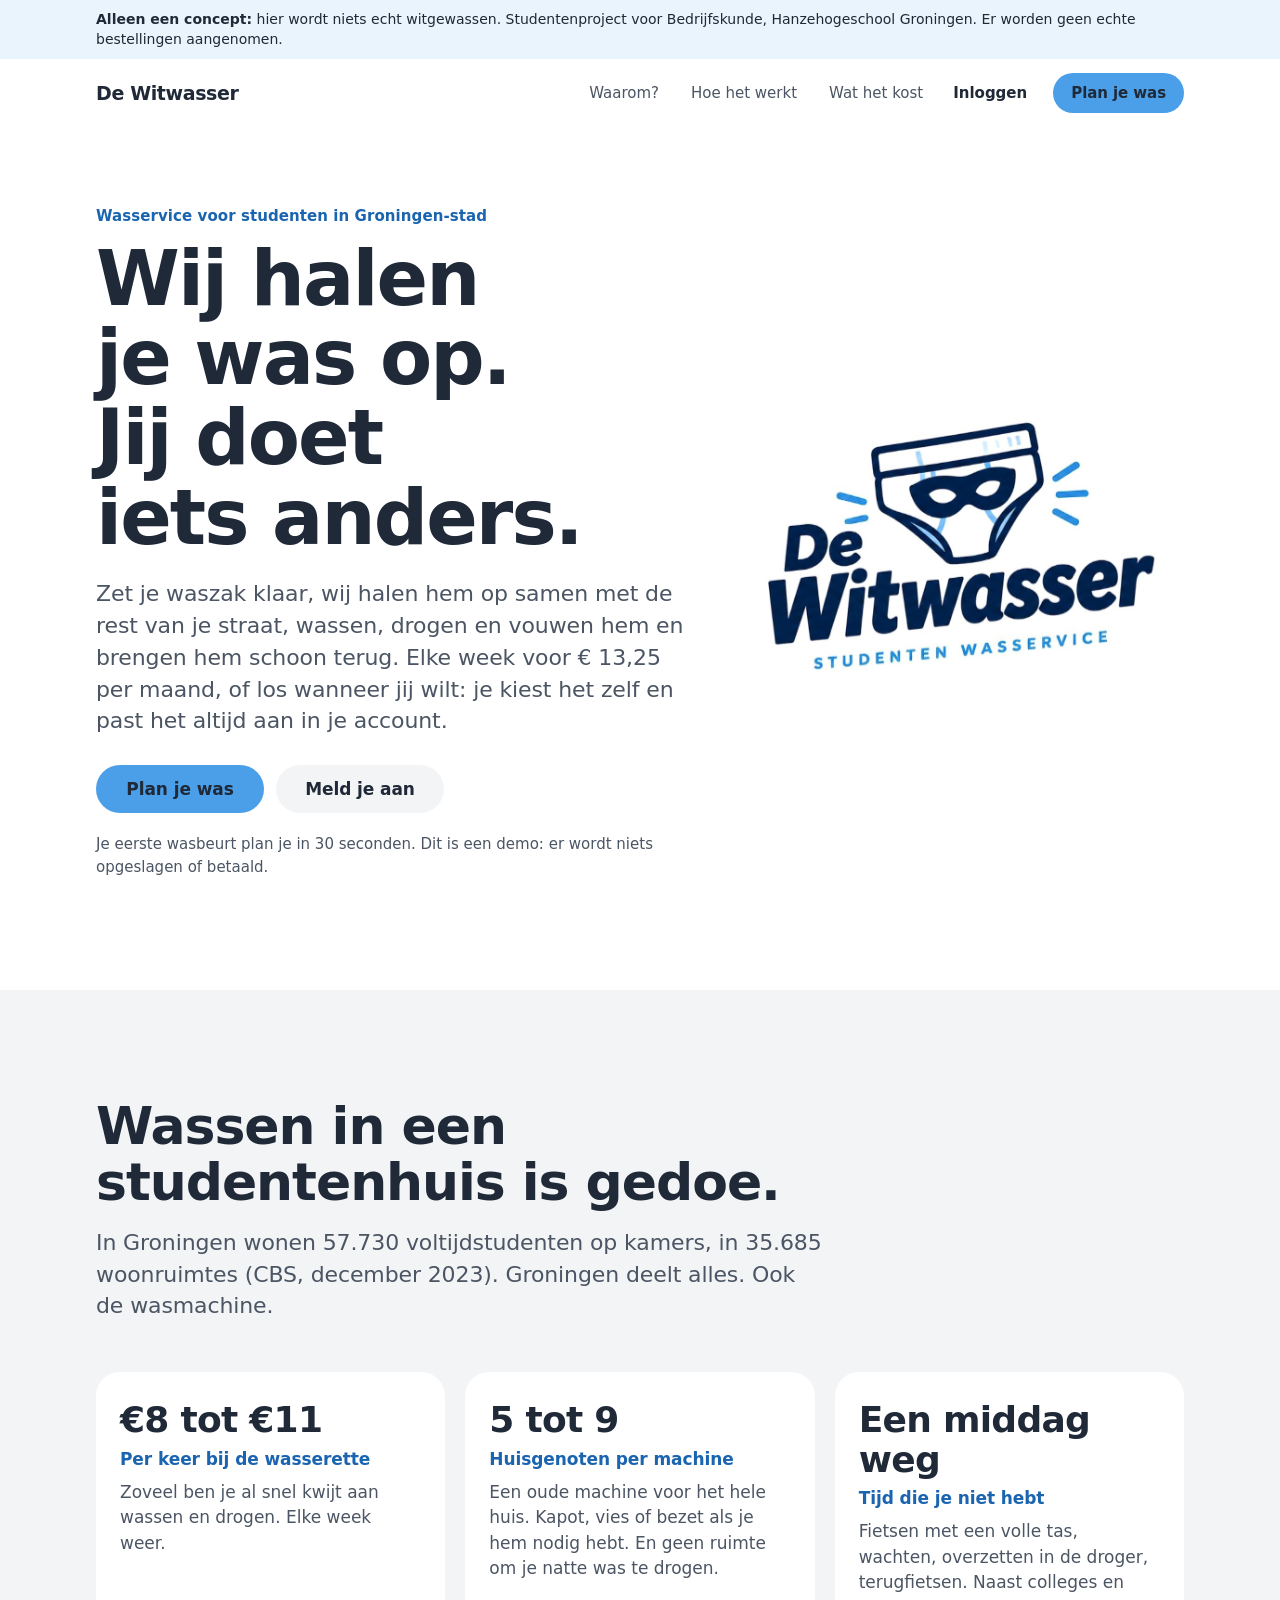
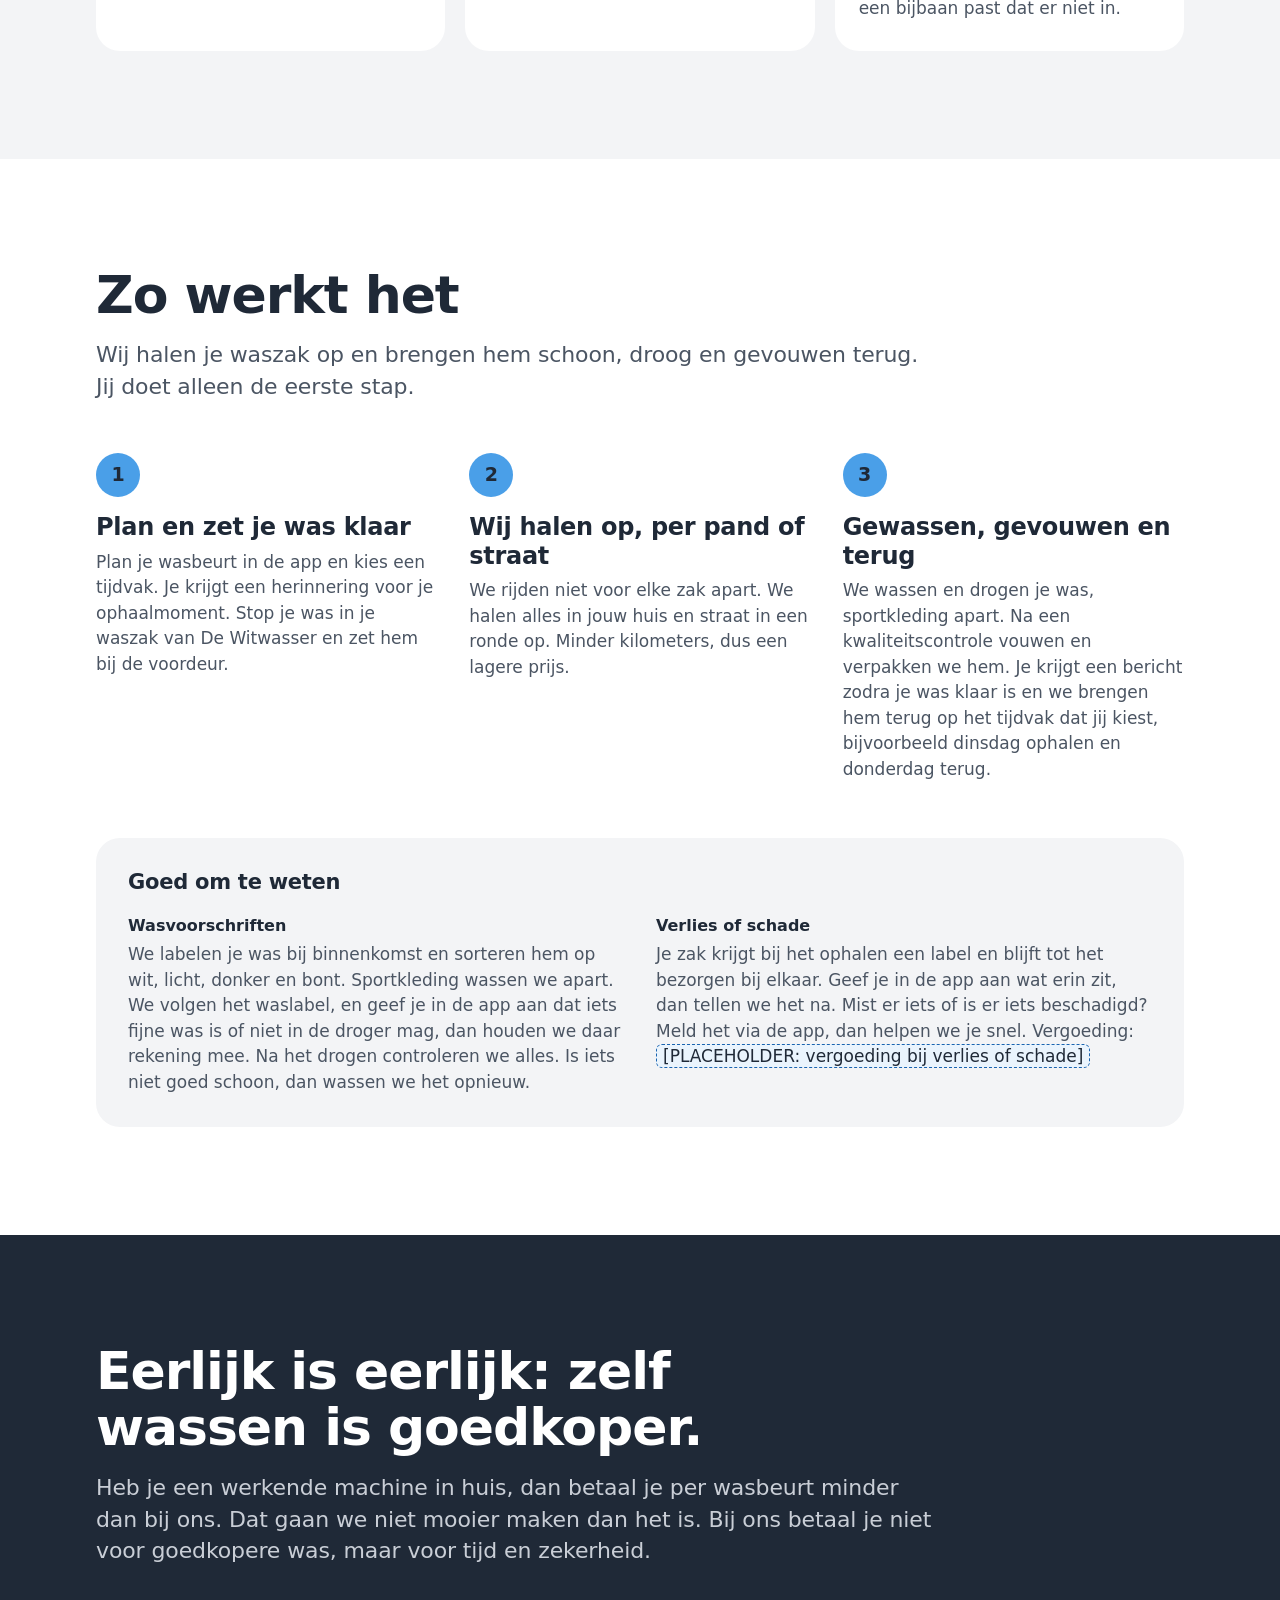
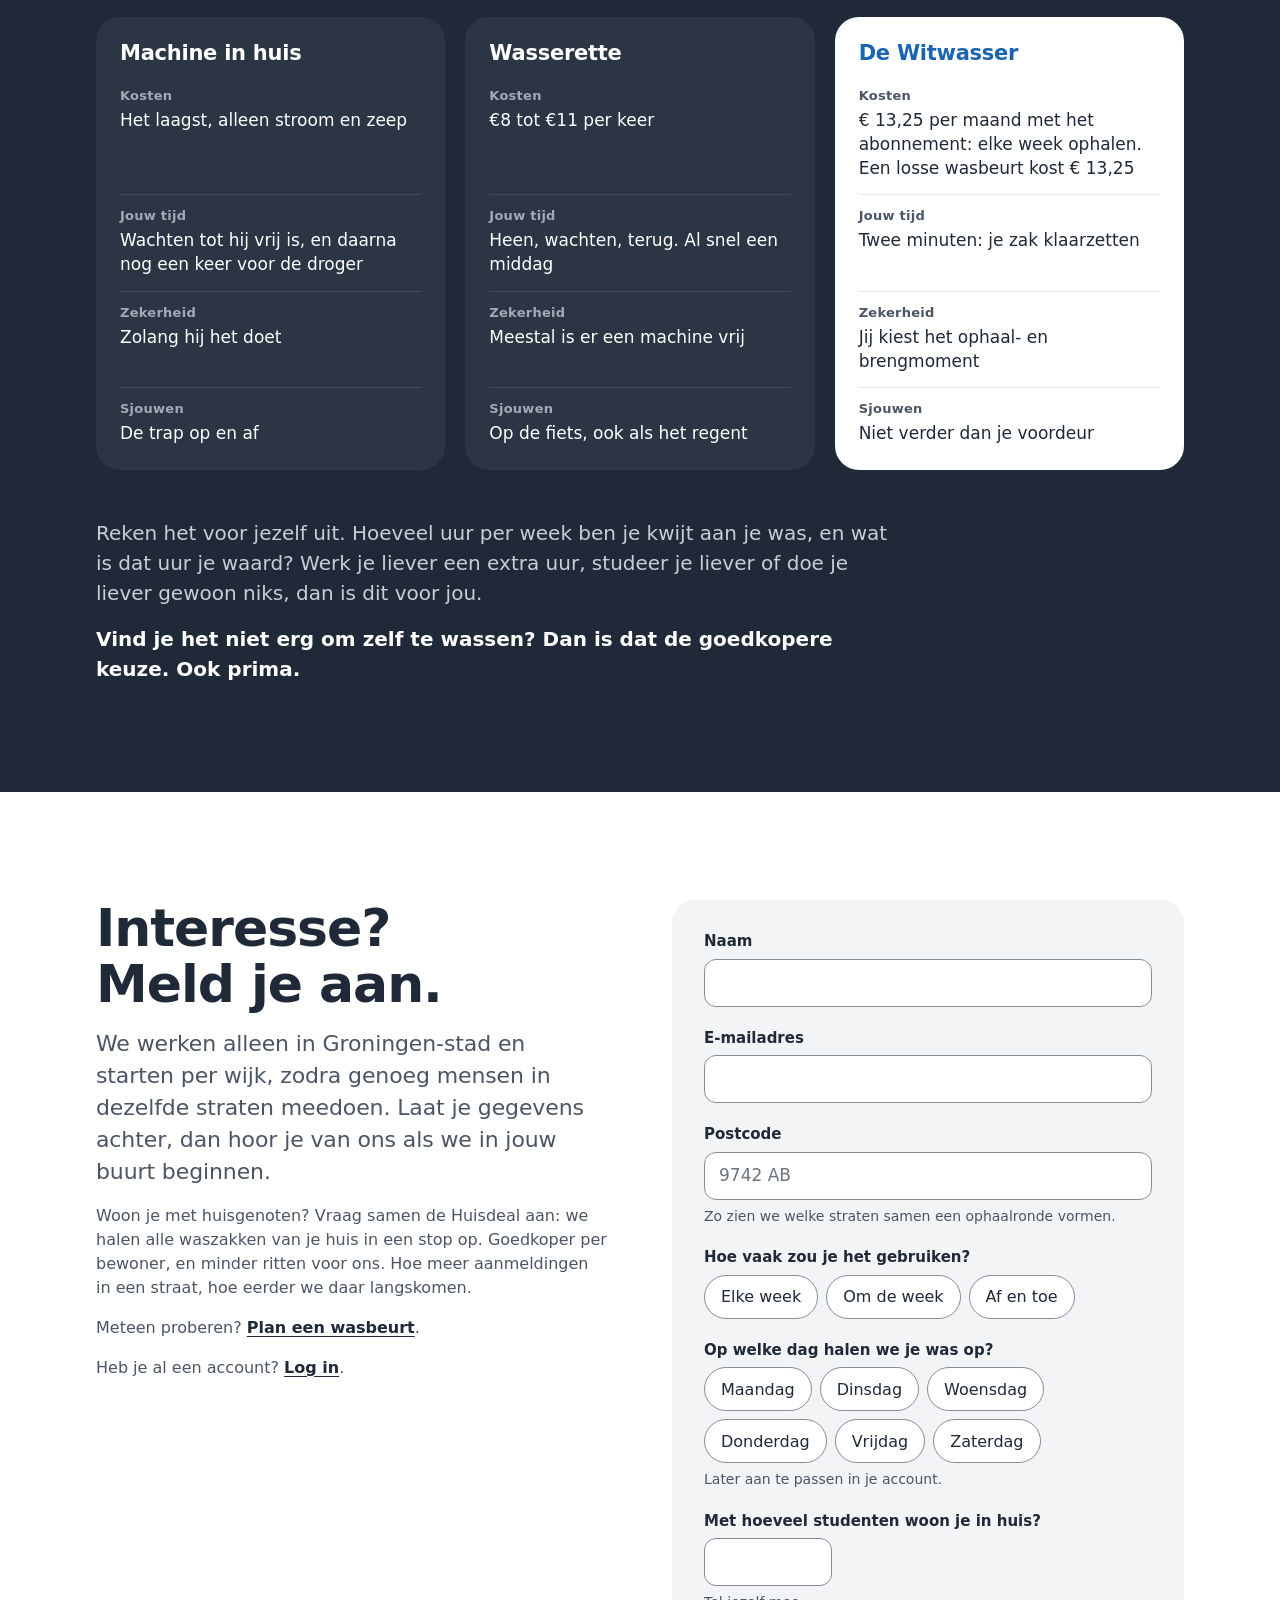
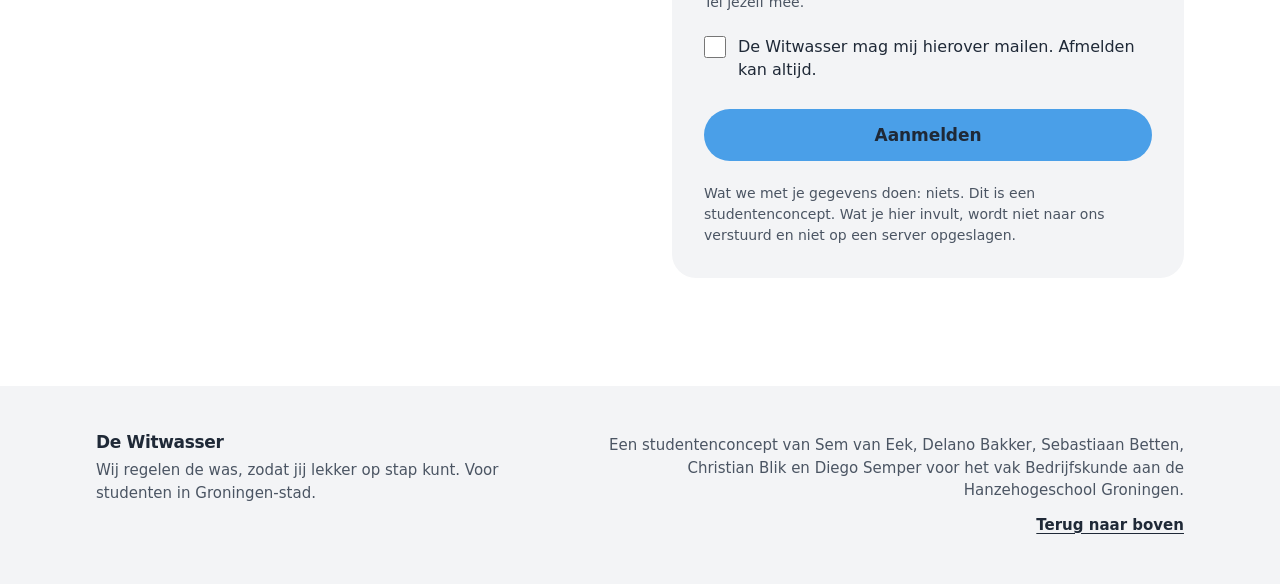
<file: index.html>
<!doctype html>
<html lang="nl">
<head>
  <meta charset="utf-8">
  <meta name="viewport" content="width=device-width, initial-scale=1">
  <title>De Witwasser</title>
  <meta name="description" content="De Witwasser haalt je was op met de rest van je straat, wast, droogt en vouwt hem en brengt hem schoon terug op het moment dat jij kiest. Voor studenten in Groningen-stad, voor &euro; 13,25 per maand.">
  <meta name="theme-color" content="#FFFFFF">
  <link rel="icon" href="icons/favicon.ico" sizes="48x48">
  <link rel="icon" href="icons/favicon-32.png" type="image/png" sizes="32x32">
  <link rel="apple-touch-icon" href="icons/apple-touch-icon.png">
  <link rel="manifest" href="manifest.webmanifest">
  <link rel="stylesheet" href="styles.css?v=3">
  <script src="script.js?v=3" defer></script>
</head>
<body>
  <a class="skip-link" href="#inhoud">Naar de inhoud</a>

  <div class="concept-bar" role="note">
    <p class="container"><strong>Alleen een concept:</strong> hier wordt niets echt witgewassen. Studentenproject voor Bedrijfskunde, Hanzehogeschool Groningen. Er worden geen echte bestellingen aangenomen.</p>
  </div>

  <header class="site-header" id="top">
    <div class="container site-header__inner">
      <a class="wordmark" href="#top" aria-label="De Witwasser, terug naar boven">De Witwasser</a>
      <nav class="site-nav" aria-label="Hoofdmenu">
        <ul>
          <li class="site-nav__link"><a href="#probleem">Waarom?</a></li>
          <li class="site-nav__link"><a href="#hoe-het-werkt">Hoe het werkt</a></li>
          <li class="site-nav__link"><a href="#eerlijk">Wat het kost</a></li>
          <li class="site-nav__login"><a href="inloggen.html">Inloggen</a></li>
          <li><a class="btn btn--primary btn--small" href="plannen.html">Plan je was</a></li>
        </ul>
      </nav>
    </div>
  </header>

  <main id="inhoud">
    <!-- Hero -->
    <section class="hero" aria-labelledby="hero-titel">
      <div class="container hero__grid">
        <div class="hero__text">
          <p class="eyebrow" data-enter>Wasservice voor studenten in Groningen-stad</p>
          <h1 id="hero-titel" class="display" data-enter style="--i:1">Wij halen je was op. Jij doet iets anders.</h1>
          <p class="lead" data-enter style="--i:2">
            Zet je waszak klaar, wij halen hem op samen met de rest van je straat, wassen, drogen en vouwen hem en brengen hem schoon terug. Elke week voor &euro; 13,25 per maand, of los wanneer jij wilt: je kiest het zelf en past het altijd aan in je account.
          </p>
          <div class="hero__actions" data-enter style="--i:3">
            <a class="btn btn--primary" href="plannen.html">Plan je was</a>
            <a class="btn btn--secondary" href="#aanmelden">Meld je aan</a>
          </div>
          <p class="hero__note" data-enter style="--i:4">Je eerste wasbeurt plan je in 30 seconden. Dit is een demo: er wordt niets opgeslagen of betaald.</p>
        </div>
        <figure class="hero__logo" data-enter style="--i:1">
          <img src="logo.jpg" width="952" height="691"
               alt="Logo van De Witwasser: een onderbroek met een boevenmasker, met daaronder de tekst De Witwasser, studenten wasservice.">
        </figure>
      </div>
    </section>

    <!-- Probleem -->
    <section class="section section--surface" id="probleem" aria-labelledby="probleem-titel">
      <div class="container">
        <div class="section__head">
          <h2 id="probleem-titel" class="heading">Wassen in een studentenhuis is gedoe.</h2>
          <p class="lead">In Groningen wonen 57.730 voltijdstudenten op kamers, in 35.685 woonruimtes (CBS, december 2023). Groningen deelt alles. Ook de wasmachine.</p>
        </div>
        <ul class="cards cards--three" role="list">
          <li class="card">
            <p class="card__figure">&euro;8 tot &euro;11</p>
            <h3 class="card__title">Per keer bij de wasserette</h3>
            <p>Zoveel ben je al snel kwijt aan wassen en drogen. Elke week weer.</p>
          </li>
          <li class="card">
            <p class="card__figure">5 tot 9</p>
            <h3 class="card__title">Huisgenoten per machine</h3>
            <p>Een oude machine voor het hele huis. Kapot, vies of bezet als je hem nodig hebt. En geen ruimte om je natte was te drogen.</p>
          </li>
          <li class="card">
            <p class="card__figure">Een middag weg</p>
            <h3 class="card__title">Tijd die je niet hebt</h3>
            <p>Fietsen met een volle tas, wachten, overzetten in de droger, terugfietsen. Naast colleges en een bijbaan past dat er niet in.</p>
          </li>
        </ul>
      </div>
    </section>

    <!-- Hoe het werkt -->
    <section class="section" id="hoe-het-werkt" aria-labelledby="stappen-titel">
      <div class="container">
        <div class="section__head">
          <h2 id="stappen-titel" class="heading">Zo werkt het</h2>
          <p class="lead">Wij halen je waszak op en brengen hem schoon, droog en gevouwen terug. Jij doet alleen de eerste stap.</p>
        </div>
        <ol class="steps" role="list">
          <li class="step">
            <span class="step__number" aria-hidden="true">1</span>
            <h3 class="step__title">Plan en zet je was klaar</h3>
            <p>Plan je wasbeurt in de app en kies een tijdvak. Je krijgt een herinnering voor je ophaalmoment. Stop je was in je waszak van De Witwasser en zet hem bij de voordeur.</p>
          </li>
          <li class="step">
            <span class="step__number" aria-hidden="true">2</span>
            <h3 class="step__title">Wij halen op, per pand of straat</h3>
            <p>We rijden niet voor elke zak apart. We halen alles in jouw huis en straat in een ronde op. Minder kilometers, dus een lagere prijs.</p>
          </li>
          <li class="step">
            <span class="step__number" aria-hidden="true">3</span>
            <h3 class="step__title">Gewassen, gevouwen en terug</h3>
            <p>We wassen en drogen je was, sportkleding apart. Na een kwaliteitscontrole vouwen en verpakken we hem. Je krijgt een bericht zodra je was klaar is en we brengen hem terug op het tijdvak dat jij kiest, bijvoorbeeld dinsdag ophalen en donderdag terug.</p>
          </li>
        </ol>

        <div class="notes">
          <h3 class="notes__title">Goed om te weten</h3>
          <dl class="notes__list">
            <div>
              <dt>Wasvoorschriften</dt>
              <dd>We labelen je was bij binnenkomst en sorteren hem op wit, licht, donker en bont. Sportkleding wassen we apart. We volgen het waslabel, en geef je in de app aan dat iets fijne was is of niet in de droger mag, dan houden we daar rekening mee. Na het drogen controleren we alles. Is iets niet goed schoon, dan wassen we het opnieuw.</dd>
            </div>
            <div>
              <dt>Verlies of schade</dt>
              <dd>Je zak krijgt bij het ophalen een label en blijft tot het bezorgen bij elkaar. Geef je in de app aan wat erin zit, dan tellen we het na. Mist er iets of is er iets beschadigd? Meld het via de app, dan helpen we je snel. Vergoeding: <span class="placeholder">[PLACEHOLDER: vergoeding bij verlies of schade]</span></dd>
            </div>
          </dl>
        </div>
      </div>
    </section>

    <!-- Eerlijkheid over de propositie -->
    <section class="section section--navy" id="eerlijk" aria-labelledby="eerlijk-titel">
      <div class="container">
        <div class="section__head">
          <h2 id="eerlijk-titel" class="heading">Eerlijk is eerlijk: zelf wassen is goedkoper.</h2>
          <p class="lead">
            Heb je een werkende machine in huis, dan betaal je per wasbeurt minder dan bij ons. Dat gaan we niet mooier maken dan het is. Bij ons betaal je niet voor goedkopere was, maar voor tijd en zekerheid.
          </p>
        </div>

        <div class="compare">
          <article class="compare__card" aria-labelledby="optie-thuis">
            <h3 id="optie-thuis" class="compare__title">Machine in huis</h3>
            <dl class="compare__list">
              <div><dt>Kosten</dt><dd>Het laagst, alleen stroom en zeep</dd></div>
              <div><dt>Jouw tijd</dt><dd>Wachten tot hij vrij is, en daarna nog een keer voor de droger</dd></div>
              <div><dt>Zekerheid</dt><dd>Zolang hij het doet</dd></div>
              <div><dt>Sjouwen</dt><dd>De trap op en af</dd></div>
            </dl>
          </article>
          <article class="compare__card" aria-labelledby="optie-wasserette">
            <h3 id="optie-wasserette" class="compare__title">Wasserette</h3>
            <dl class="compare__list">
              <div><dt>Kosten</dt><dd>&euro;8 tot &euro;11 per keer</dd></div>
              <div><dt>Jouw tijd</dt><dd>Heen, wachten, terug. Al snel een middag</dd></div>
              <div><dt>Zekerheid</dt><dd>Meestal is er een machine vrij</dd></div>
              <div><dt>Sjouwen</dt><dd>Op de fiets, ook als het regent</dd></div>
            </dl>
          </article>
          <article class="compare__card compare__card--ours" aria-labelledby="optie-witwasser">
            <h3 id="optie-witwasser" class="compare__title">De Witwasser</h3>
            <dl class="compare__list">
              <div><dt>Kosten</dt><dd>&euro; 13,25 per maand met het abonnement: elke week ophalen. Een losse wasbeurt kost &euro; 13,25</dd></div>
              <div><dt>Jouw tijd</dt><dd>Twee minuten: je zak klaarzetten</dd></div>
              <div><dt>Zekerheid</dt><dd>Jij kiest het ophaal- en brengmoment</dd></div>
              <div><dt>Sjouwen</dt><dd>Niet verder dan je voordeur</dd></div>
            </dl>
          </article>
        </div>

        <div class="compare__outro">
          <p>
            Reken het voor jezelf uit. Hoeveel uur per week ben je kwijt aan je was, en wat is dat uur je waard? Werk je liever een extra uur, studeer je liever of doe je liever gewoon niks, dan is dit voor jou.
          </p>
          <p>
            Vind je het niet erg om zelf te wassen? Dan is dat de goedkopere keuze. Ook prima.
          </p>
        </div>
      </div>
    </section>

    <!-- Aanmelden -->
    <section class="section" id="aanmelden" aria-labelledby="aanmelden-titel">
      <div class="container signup">
        <div class="signup__intro">
          <h2 id="aanmelden-titel" class="heading">Interesse? Meld je aan.</h2>
          <p class="lead">
            We werken alleen in Groningen-stad en starten per wijk, zodra genoeg mensen in dezelfde straten meedoen. Laat je gegevens achter, dan hoor je van ons als we in jouw buurt beginnen.
          </p>
          <p class="signup__tip">
            Woon je met huisgenoten? Vraag samen de Huisdeal aan: we halen alle waszakken van je huis in een stop op. Goedkoper per bewoner, en minder ritten voor ons. Hoe meer aanmeldingen in een straat, hoe eerder we daar langskomen.
          </p>
          <p class="signup__tip">Meteen proberen? <a href="plannen.html">Plan een wasbeurt</a>.</p>
          <p class="signup__tip">Heb je al een account? <a href="inloggen.html">Log in</a>.</p>
        </div>

        <div class="signup__panel">
          <form class="form" id="aanmeldformulier" novalidate>
            <div class="field">
              <label for="naam">Naam</label>
              <input id="naam" name="naam" type="text" autocomplete="given-name" required aria-describedby="naam-fout">
              <p class="field__error" id="naam-fout" aria-live="polite"></p>
            </div>

            <div class="field">
              <label for="email">E-mailadres</label>
              <input id="email" name="email" type="email" autocomplete="email" inputmode="email" spellcheck="false" required aria-describedby="email-fout">
              <p class="field__error" id="email-fout" aria-live="polite"></p>
            </div>

            <div class="field">
              <label for="postcode">Postcode</label>
              <input id="postcode" name="postcode" type="text" autocomplete="postal-code" autocapitalize="characters" spellcheck="false" maxlength="7" placeholder="9742 AB" required aria-describedby="postcode-hint postcode-fout">
              <p class="field__hint" id="postcode-hint">Zo zien we welke straten samen een ophaalronde vormen.</p>
              <p class="field__error" id="postcode-fout" aria-live="polite"></p>
            </div>

            <fieldset class="field" aria-describedby="frequentie-fout">
              <legend>Hoe vaak zou je het gebruiken?</legend>
              <div class="choices">
                <label class="choice"><input type="radio" name="frequentie" value="elke week" required><span>Elke week</span></label>
                <label class="choice"><input type="radio" name="frequentie" value="om de week"><span>Om de week</span></label>
                <label class="choice"><input type="radio" name="frequentie" value="los"><span>Af en toe</span></label>
              </div>
              <p class="field__error" id="frequentie-fout" aria-live="polite"></p>
            </fieldset>

            <fieldset class="field" aria-describedby="ophaaldag-hint ophaaldag-fout">
              <legend>Op welke dag halen we je was op?</legend>
              <div class="choices">
                <label class="choice"><input type="radio" name="ophaaldag" value="maandag" required><span>Maandag</span></label>
                <label class="choice"><input type="radio" name="ophaaldag" value="dinsdag"><span>Dinsdag</span></label>
                <label class="choice"><input type="radio" name="ophaaldag" value="woensdag"><span>Woensdag</span></label>
                <label class="choice"><input type="radio" name="ophaaldag" value="donderdag"><span>Donderdag</span></label>
                <label class="choice"><input type="radio" name="ophaaldag" value="vrijdag"><span>Vrijdag</span></label>
                <label class="choice"><input type="radio" name="ophaaldag" value="zaterdag"><span>Zaterdag</span></label>
              </div>
              <p class="field__hint" id="ophaaldag-hint">Later aan te passen in je account.</p>
              <p class="field__error" id="ophaaldag-fout" aria-live="polite"></p>
            </fieldset>

            <div class="field">
              <label for="studenten">Met hoeveel studenten woon je in huis?</label>
              <input class="input--short" id="studenten" name="studenten" type="number" inputmode="numeric" min="1" max="50" step="1" required aria-describedby="studenten-hint studenten-fout">
              <p class="field__hint" id="studenten-hint">Tel jezelf mee.</p>
              <p class="field__error" id="studenten-fout" aria-live="polite"></p>
            </div>

            <div class="field">
              <label class="check">
                <input type="checkbox" name="toestemming" id="toestemming" required aria-describedby="toestemming-fout">
                <span>De Witwasser mag mij hierover mailen. Afmelden kan altijd.</span>
              </label>
              <p class="field__error" id="toestemming-fout" aria-live="polite"></p>
            </div>

            <button class="btn btn--primary btn--block" type="submit">Aanmelden</button>

            <p class="form__privacy">Wat we met je gegevens doen: niets. Dit is een studentenconcept. Wat je hier invult, wordt niet naar ons verstuurd en niet op een server opgeslagen.</p>
          </form>

          <div class="success" id="aanmelding-gelukt" hidden>
            <h3 class="success__title" tabindex="-1">Je staat op de lijst<span data-naam></span>.</h3>
            <p>We mailen je zodra we in jouw buurt starten. Stuur deze pagina ook door naar je huisgenoten: hoe meer aanmeldingen in jouw straat, hoe eerder we er zijn.</p>
            <p>Wil je je planning straks zelf regelen? Maak meteen een account aan. Je gegevens uit dit formulier nemen we mee.</p>
            <div class="success__actions">
              <a class="btn btn--primary" href="inloggen.html#aanmaken">Maak je account aan</a>
              <button class="btn btn--on-surface" type="button" id="nog-een">Nog iemand aanmelden</button>
            </div>
          </div>
        </div>
      </div>
    </section>
  </main>

  <footer class="site-footer">
    <div class="container site-footer__inner">
      <div>
        <p class="wordmark">De Witwasser</p>
        <p class="site-footer__text">Wij regelen de was, zodat jij lekker op stap kunt. Voor studenten in Groningen-stad.</p>
      </div>
      <div class="site-footer__meta">
        <p>Een studentenconcept van Sem van Eek, Delano Bakker, Sebastiaan Betten, Christian Blik en Diego Semper voor het vak Bedrijfskunde aan de Hanzehogeschool Groningen.</p>
        <p><a href="#top">Terug naar boven</a></p>
      </div>
    </div>
  </footer>
</body>
</html>
</file>
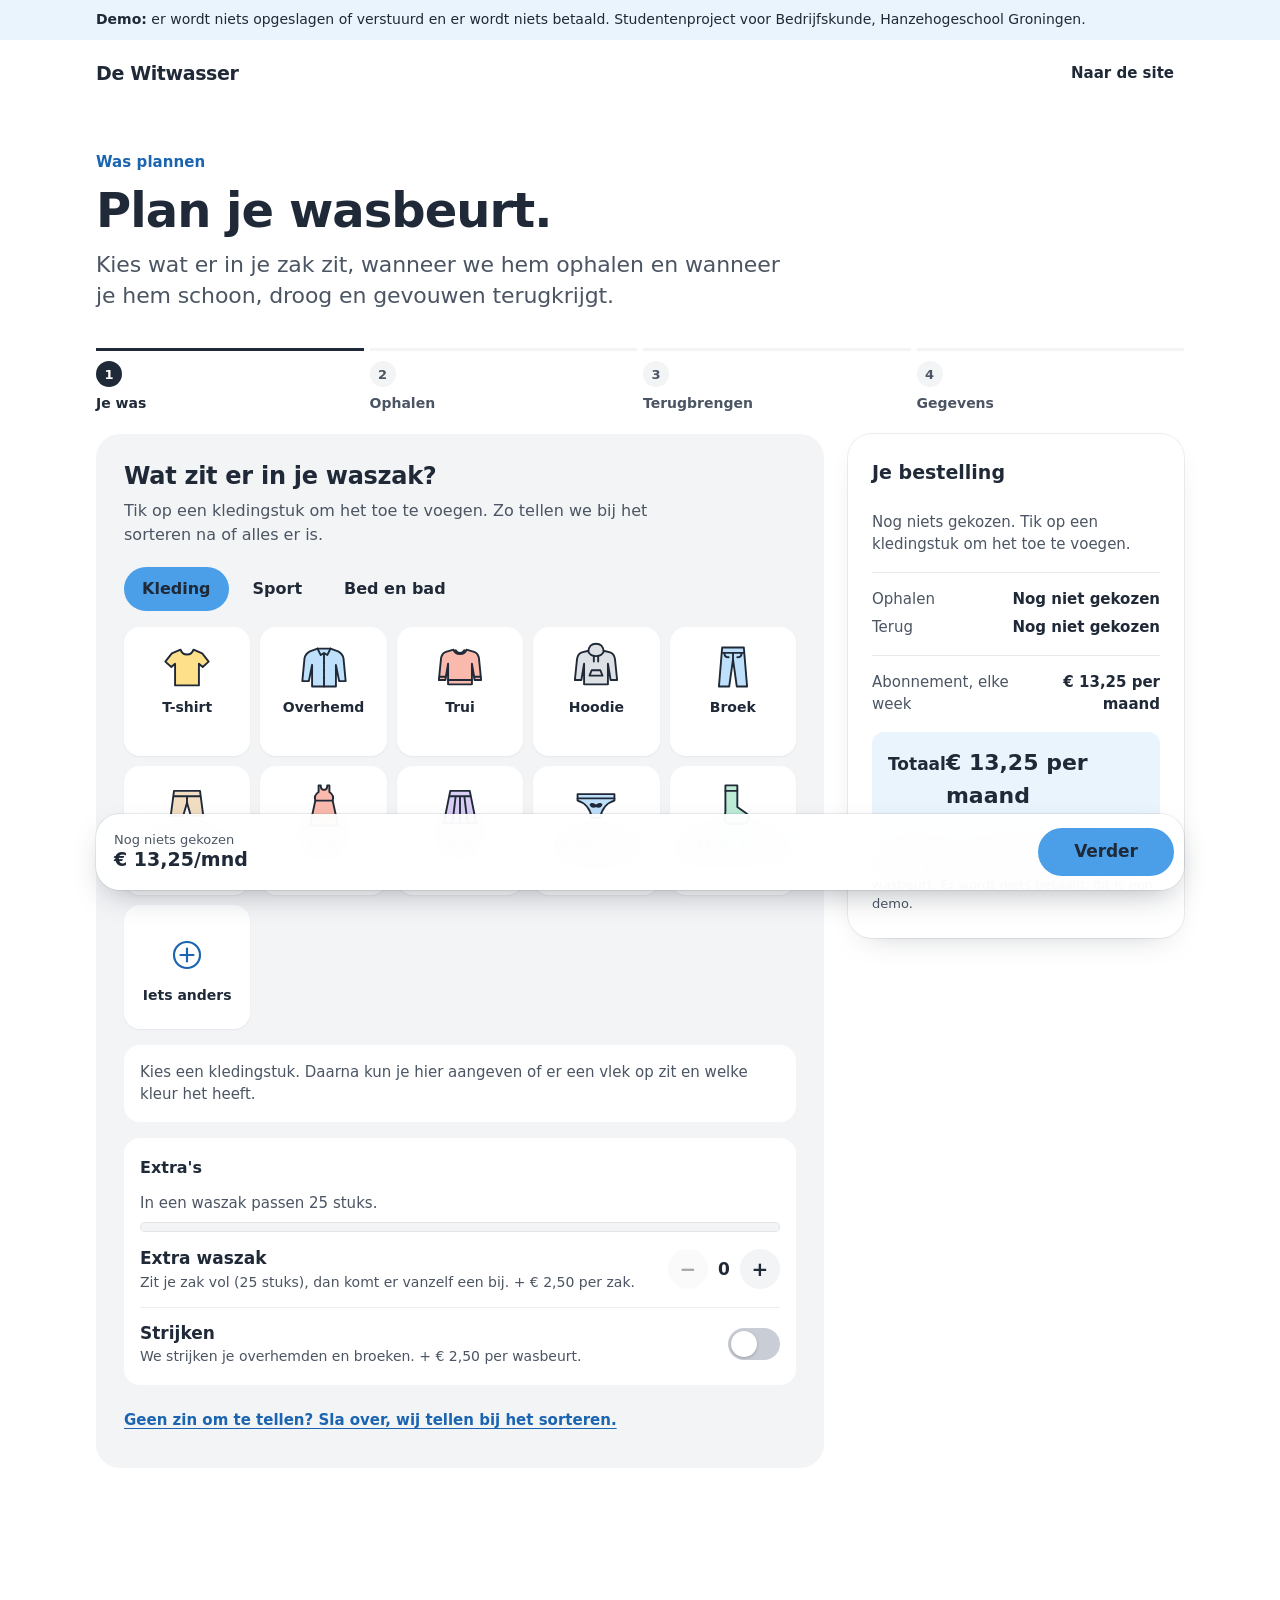
<file: plannen.html>
<!doctype html>
<html lang="nl">
<head>
  <meta charset="utf-8">
  <meta name="viewport" content="width=device-width, initial-scale=1, viewport-fit=cover">
  <title>Was plannen | De Witwasser</title>
  <meta name="description" content="Plan je wasbeurt bij De Witwasser: kies wat er in je zak zit, wanneer we ophalen en wanneer je hem schoon terugkrijgt. Studentenconcept, er wordt niets opgeslagen.">
  <meta name="theme-color" content="#FFFFFF">
  <link rel="icon" href="icons/favicon.ico" sizes="48x48">
  <link rel="icon" href="icons/favicon-32.png" type="image/png" sizes="32x32">
  <link rel="apple-touch-icon" href="icons/apple-touch-icon.png">
  <link rel="manifest" href="manifest.webmanifest">
  <link rel="stylesheet" href="styles.css?v=3">
  <link rel="stylesheet" href="app.css?v=3">
  <link rel="stylesheet" href="plannen.css?v=3">
  <script src="plannen.js?v=3" defer></script>
</head>
<body data-page="plannen">
  <a class="skip-link" href="#inhoud">Naar de inhoud</a>

  <div class="concept-bar" role="note">
    <p class="container"><strong>Demo:</strong> er wordt niets opgeslagen of verstuurd en er wordt niets betaald. Studentenproject voor Bedrijfskunde, Hanzehogeschool Groningen.</p>
  </div>

  <header class="site-header">
    <div class="container site-header__inner">
      <a class="wordmark" href="index.html" aria-label="De Witwasser, naar de homepage">De Witwasser</a>
      <nav class="site-nav" aria-label="Hoofdmenu">
        <ul>
          <li class="site-nav__login"><a href="index.html">Naar de site</a></li>
        </ul>
      </nav>
    </div>
  </header>

  <main id="inhoud" class="plan">
    <div class="container">
      <div class="plan-head">
        <p class="eyebrow">Was plannen</p>
        <h1 class="heading">Plan je wasbeurt.</h1>
        <p class="lead">Kies wat er in je zak zit, wanneer we hem ophalen en wanneer je hem schoon, droog en gevouwen terugkrijgt.</p>
      </div>

      <div data-planner></div>
    </div>
  </main>

</body>
</html>
</file>
<file: styles.css>
/* De Witwasser, landingspagina
   Mobile-first. Beweging: critically damped springs (damping 1.0), nooit overshoot.
   De linear()-curves hieronder volgen x(t) = 1 - (1 + wt) * e^(-wt), w = 2 * pi / response,
   gesampled tot de veer binnen 0,1% van het doel is. */

:root {
  --navy: #1F2937;
  --navy-raised: #2B3544;
  /* Lichtblauw uit het logo. Wit op lichtblauw haalt geen AA, dus knoppen krijgen navy tekst.
     --blue-text is de donkere tint voor blauwe tekst en focusringen op wit en grijs. */
  --blue: #4A9FE8;        /* navy tekst erop: 5,2:1 */
  --blue-hover: #5FACEE;  /* 6,0:1 */
  --blue-press: #3D96E6;  /* 4,7:1 */
  --blue-text: #1A64B0;   /* op wit 6,0:1, op --surface 5,5:1 */
  --blue-tint: #EAF4FD;   /* navy tekst erop: 13:1 */

  --bg: #FFFFFF;
  --surface: #F3F4F6;
  --text: #1F2937;
  --muted: #4B5563;
  --field-line: #858C98;
  --error: #B42318;
  --on-navy: #FFFFFF;
  --on-navy-muted: #C9CED6;
  --on-navy-label: #A3AAB5;

  --radius-l: 1.5rem;
  --radius-m: 1rem;
  --radius-s: 0.75rem;

  --gutter: 1rem;
  --header-h: 3.75rem;

  color-scheme: light;

  /* Terugval voor browsers zonder linear() */
  --spring: cubic-bezier(0.25, 1, 0.5, 1);
  --spring-duration: 515ms;
  --spring-fast: cubic-bezier(0.25, 1, 0.5, 1);
  --spring-fast-duration: 441ms;
}

@supports (transition-timing-function: linear(0, 1)) {
  :root {
    /* response 0.35s */
    --spring: linear(0, 0.035, 0.115, 0.215, 0.321, 0.423, 0.517, 0.6, 0.672, 0.733, 0.784, 0.826, 0.861, 0.889, 0.912, 0.93, 0.945, 0.956, 0.966, 0.973, 0.979, 0.984, 0.987, 0.99, 0.992, 0.994, 0.995, 0.996, 0.997, 0.998, 0.998, 0.999, 1);
    /* response 0.3s */
    --spring-fast: linear(0, 0.044, 0.142, 0.26, 0.38, 0.491, 0.588, 0.671, 0.74, 0.796, 0.841, 0.877, 0.905, 0.927, 0.945, 0.958, 0.968, 0.976, 0.982, 0.986, 0.99, 0.992, 0.994, 0.996, 0.997, 0.998, 0.998, 0.999, 1);
  }
}

@media (min-width: 40em) {
  :root { --gutter: 1.5rem; --header-h: 4.25rem; }
}
@media (min-width: 64em) {
  :root { --gutter: 2rem; }
}

/* Basis */

*, *::before, *::after { box-sizing: border-box; }

html {
  -webkit-text-size-adjust: 100%;
  text-size-adjust: 100%;
  scroll-behavior: smooth;
  scroll-padding-top: calc(var(--header-h) + 1rem);
}

body {
  margin: 0;
  background: var(--bg);
  color: var(--text);
  font-family: system-ui, -apple-system, "Segoe UI", Roboto, "Helvetica Neue", Arial, sans-serif;
  font-size: 1.0625rem;
  line-height: 1.5;
  letter-spacing: 0;
  font-optical-sizing: auto;
  -webkit-font-smoothing: antialiased;
  text-rendering: optimizeLegibility;
  overflow-x: hidden;
}

img { display: block; max-width: 100%; height: auto; }
[hidden] { display: none !important; }

h1, h2, h3, p, ul, ol, dl, dd, figure { margin: 0; }
ul[role="list"], ol[role="list"] { list-style: none; padding: 0; }

a { color: inherit; }

:focus-visible {
  outline: 3px solid var(--blue-text);
  outline-offset: 3px;
  border-radius: 0.375rem;
}
.section--navy :focus-visible { outline-color: var(--on-navy); }

.container {
  width: 100%;
  max-width: 72rem;
  margin-inline: auto;
  padding-inline: var(--gutter);
}

.skip-link {
  position: absolute;
  left: var(--gutter);
  top: 0.5rem;
  z-index: 100;
  padding: 0.75rem 1rem;
  background: var(--navy);
  color: var(--on-navy);
  border-radius: var(--radius-s);
  font-weight: 600;
  text-decoration: none;
  transform: translateY(-200%);
}
.skip-link:focus { transform: none; }

/* Typografie: hierarchie uit gewicht, grootte en regelafstand samen */

.display {
  font-size: clamp(2.5rem, 1.55rem + 4.4vw, 4.75rem);
  font-weight: 700;
  line-height: 1.05;
  letter-spacing: -0.025em;
  text-wrap: balance;
}

.heading {
  font-size: clamp(2rem, 1.45rem + 2.6vw, 3.25rem);
  font-weight: 700;
  line-height: 1.08;
  letter-spacing: -0.02em;
  text-wrap: balance;
}

.lead {
  font-size: clamp(1.1875rem, 1.1rem + 0.4vw, 1.375rem);
  font-weight: 400;
  line-height: 1.45;
  letter-spacing: -0.005em;
  color: var(--muted);
  max-width: 38em;
  text-wrap: pretty;
}

.eyebrow {
  font-size: 0.9375rem;
  font-weight: 600;
  line-height: 1.3;
  letter-spacing: 0.005em;
  color: var(--blue-text);
}

/* Knoppen: feedback op pointer-down, veer terug bij loslaten */

.btn {
  display: inline-flex;
  align-items: center;
  justify-content: center;
  min-height: 3rem;
  padding: 0.8125rem 1.5rem;
  border: 0;
  border-radius: 999px;
  font: inherit;
  font-size: 1.0625rem;
  font-weight: 600;
  line-height: 1.2;
  letter-spacing: -0.005em;
  text-decoration: none;
  cursor: pointer;
  touch-action: manipulation;
  -webkit-tap-highlight-color: transparent;
  user-select: none;
  transition: transform var(--spring-fast-duration) var(--spring-fast);
}
.btn:active {
  transform: scale(0.97);
  transition: transform 80ms ease-out;
}

.btn--primary { background: var(--blue); color: var(--navy); }
.btn--primary:active { background: var(--blue-press); }

.btn--secondary { background: var(--surface); color: var(--navy); }
.btn--secondary:active { background: #E5E7EB; }

@media (hover: hover) {
  .btn--primary:hover { background: var(--blue-hover); }
  .btn--primary:active { background: var(--blue-press); }
  .btn--secondary:hover { background: #E9EBEE; }
  .btn--secondary:active { background: #DFE2E6; }
}

.btn--on-surface { background: var(--bg); color: var(--navy); }
.btn--on-surface:active { background: #E5E7EB; }
@media (hover: hover) {
  .btn--on-surface:hover { background: #FAFAFB; }
  .btn--on-surface:active { background: #E5E7EB; }
}

.btn--small { min-height: 2.5rem; padding: 0.5rem 1.125rem; font-size: 0.9375rem; }
.btn--block { width: 100%; }

/* Header: doorschijnende laag, content scrolt eronder */

.site-header {
  position: sticky;
  top: env(safe-area-inset-top, 0px);
  z-index: 50;
  background: rgba(255, 255, 255, 0.78);
  -webkit-backdrop-filter: saturate(180%) blur(20px);
  backdrop-filter: saturate(180%) blur(20px);
  box-shadow: 0 1px 0 rgba(31, 41, 55, 0);
  transition: box-shadow 200ms ease;
}
.site-header.is-scrolled { box-shadow: 0 1px 0 rgba(31, 41, 55, 0.08), 0 6px 20px -12px rgba(31, 41, 55, 0.25); }

.site-header__inner {
  display: flex;
  align-items: center;
  justify-content: space-between;
  gap: 1rem;
  min-height: var(--header-h);
}

.wordmark {
  font-size: 1.1875rem;
  font-weight: 700;
  letter-spacing: -0.02em;
  line-height: 1;
  color: var(--navy);
  text-decoration: none;
}

.site-nav ul {
  display: flex;
  align-items: center;
  gap: 0.25rem;
  margin: 0;
  padding: 0;
  list-style: none;
}
.site-nav__link { display: none; }
.site-nav__link a {
  display: inline-block;
  padding: 0.5rem 0.75rem;
  border-radius: 999px;
  font-size: 0.9375rem;
  font-weight: 500;
  color: var(--muted);
  text-decoration: none;
}
.site-nav__link a:active { background: var(--surface); color: var(--navy); }

/* Inloggen blijft ook op mobiel zichtbaar */
.site-nav__login a {
  display: inline-block;
  padding: 0.5rem 0.625rem;
  border-radius: 999px;
  font-size: 0.9375rem;
  font-weight: 600;
  color: var(--navy);
  text-decoration: none;
}
.site-nav__login a:active { background: var(--surface); }
@media (hover: hover) {
  .site-nav__login a:hover { background: var(--surface); }
}
@media (max-width: 23.5em) {
  .wordmark { font-size: 1.0625rem; }
  .site-nav .btn--small { padding-inline: 0.875rem; }
}
@media (hover: hover) {
  .site-nav__link a:hover { color: var(--navy); }
}
@media (min-width: 48em) {
  .site-nav__link { display: list-item; }
  .site-nav ul { gap: 0.5rem; }
  .site-nav li:last-child { margin-left: 0.5rem; }
}

@media (prefers-reduced-transparency: reduce) {
  .site-header { background: var(--bg); -webkit-backdrop-filter: none; backdrop-filter: none; }
}
@media (prefers-contrast: more) {
  .site-header { background: var(--bg); box-shadow: 0 1px 0 var(--navy); }
}

/* Hero */

.hero { padding-block: 2rem 4.5rem; }

.hero__grid {
  display: grid;
  gap: 1.5rem;
}
.hero__logo {
  order: -1;
  width: min(62%, 16rem);
}
.hero__text > * + * { margin-top: 1.25rem; }
.hero__text .display { margin-top: 0.75rem; }

.hero__actions {
  display: flex;
  flex-wrap: wrap;
  gap: 0.75rem;
  padding-top: 0.5rem;
}
.hero__note { font-size: 0.9375rem; color: var(--muted); }

@media (min-width: 30em) {
  .hero__actions .btn { min-width: 10.5rem; }
}

@media (min-width: 56em) {
  .hero { padding-block: 5rem 7rem; }
  .hero__grid {
    grid-template-columns: minmax(0, 1.15fr) minmax(0, 0.85fr);
    align-items: center;
    gap: 3rem;
  }
  .hero__logo { order: 0; width: 100%; max-width: 30rem; justify-self: end; }
}

/* Secties: scheiding met witruimte en vlakke achtergrond */

.section { padding-block: clamp(4rem, 2.75rem + 5vw, 7.5rem); }
.section--surface { background: var(--surface); }
.section--navy { background: var(--navy); color: var(--on-navy); }
.section--navy .lead { color: var(--on-navy-muted); }

.section__head { margin-bottom: clamp(2rem, 1.5rem + 2vw, 3.5rem); }
.section__head > * + * { margin-top: 1rem; }

/* Probleem */

.cards { display: grid; gap: 1rem; }
@media (min-width: 48em) {
  .cards--three { grid-template-columns: repeat(3, minmax(0, 1fr)); gap: 1.25rem; }
}

.card {
  background: var(--bg);
  border-radius: var(--radius-l);
  padding: 1.75rem 1.5rem 1.875rem;
}
.card p { color: var(--muted); }
.card__figure {
  font-size: clamp(1.75rem, 1.5rem + 1vw, 2.25rem);
  font-weight: 700;
  line-height: 1.1;
  letter-spacing: -0.02em;
}
.card .card__figure { color: var(--navy); }
.card__title {
  margin: 0.5rem 0 0.625rem;
  font-size: 1.0625rem;
  font-weight: 600;
  line-height: 1.3;
  letter-spacing: -0.005em;
  color: var(--blue-text);
}

/* Hoe het werkt */

.steps {
  display: grid;
  gap: 2.25rem;
}
@media (min-width: 48em) {
  .steps { grid-template-columns: repeat(3, minmax(0, 1fr)); gap: 2rem; }
}

.step p { color: var(--muted); max-width: 26em; }
.step__number {
  display: inline-grid;
  place-items: center;
  width: 2.75rem;
  height: 2.75rem;
  border-radius: 999px;
  background: var(--blue);
  color: var(--navy);
  font-size: 1.1875rem;
  font-weight: 700;
  line-height: 1;
  font-variant-numeric: tabular-nums;
}
.step__title {
  margin: 1rem 0 0.5rem;
  font-size: clamp(1.3125rem, 1.2rem + 0.5vw, 1.5rem);
  font-weight: 650;
  line-height: 1.2;
  letter-spacing: -0.012em;
}

/* Eerlijkheid: vergelijking */

.compare {
  display: grid;
  gap: 1rem;
}
.compare__card {
  background: var(--navy-raised);
  border-radius: var(--radius-l);
  padding: 1.5rem;
}
.compare__card--ours { background: var(--bg); color: var(--text); }

.compare__title {
  font-size: 1.3125rem;
  font-weight: 700;
  line-height: 1.2;
  letter-spacing: -0.012em;
  padding-bottom: 0.5rem;
}

.compare__list > div { padding-block: 0.875rem; }
.compare__list > div + div { box-shadow: inset 0 1px 0 rgba(255, 255, 255, 0.1); }
.compare__card--ours .compare__list > div + div { box-shadow: inset 0 1px 0 rgba(31, 41, 55, 0.1); }
.compare__list > div:last-child { padding-bottom: 0; }

.compare__list dt {
  font-size: 0.8125rem;
  font-weight: 600;
  line-height: 1.3;
  letter-spacing: 0.02em;
  color: var(--on-navy-label);
}
.compare__list dd {
  margin-top: 0.25rem;
  font-size: 1.0625rem;
  line-height: 1.4;
  color: var(--on-navy);
}
.compare__card--ours dt { color: var(--muted); }
.compare__card--ours dd { color: var(--text); }
.compare__card--ours .compare__title { color: var(--blue-text); }

@media (min-width: 56em) {
  /* Subgrid houdt de rijen van de drie kaarten op gelijke hoogte */
  .compare { grid-template-columns: repeat(3, minmax(0, 1fr)); gap: 1.25rem; }
  @supports (grid-template-rows: subgrid) {
    .compare__card {
      display: grid;
      grid-row: span 5;
      grid-template-rows: subgrid;
      row-gap: 0;
    }
    .compare__list {
      display: grid;
      grid-row: span 4;
      grid-template-rows: subgrid;
      row-gap: 0;
    }
  }
}

.compare__outro {
  margin-top: clamp(2rem, 1.5rem + 2vw, 3rem);
  max-width: 40em;
  font-size: clamp(1.125rem, 1.05rem + 0.3vw, 1.25rem);
  line-height: 1.5;
  color: var(--on-navy-muted);
}
.compare__outro p + p { margin-top: 1rem; color: var(--on-navy); font-weight: 600; }

/* Aanmelden */

.signup { display: grid; gap: 2rem; }
.signup__intro > * + * { margin-top: 1rem; }
.signup__tip {
  font-size: 1rem;
  color: var(--muted);
  max-width: 32em;
}

.signup__panel {
  background: var(--surface);
  border-radius: var(--radius-l);
  padding: 1.5rem 1.25rem;
}
@media (min-width: 40em) {
  .signup__panel { padding: 2rem; }
}
@media (min-width: 56em) {
  .signup { grid-template-columns: minmax(0, 1fr) minmax(0, 1fr); gap: 4rem; align-items: start; }
  .signup__intro { position: sticky; top: calc(var(--header-h) + 2rem); }
}

.form { display: grid; gap: 1.375rem; }

.field { margin: 0; padding: 0; border: 0; min-width: 0; }
.field > label:not(.check),
.field > legend {
  display: block;
  margin-bottom: 0.4375rem;
  padding: 0;
  font-size: 0.9375rem;
  font-weight: 600;
  line-height: 1.3;
  color: var(--text);
}

.field input[type="text"],
.field input[type="email"],
.field input[type="password"],
.field input[type="number"],
.select select {
  display: block;
  width: 100%;
  min-height: 3rem;
  padding: 0.6875rem 0.875rem;
  border: 1.5px solid var(--field-line);
  border-radius: var(--radius-s);
  background: var(--bg);
  color: var(--text);
  font: inherit;
  font-size: 1.0625rem; /* 16px of meer: geen zoom op iOS */
  line-height: 1.4;
  transition: border-color 120ms ease, box-shadow 120ms ease;
}
.field input::placeholder { color: #6B7280; }
.field input:focus-visible,
.select select:focus-visible {
  outline: none;
  border-color: var(--blue-text);
  box-shadow: 0 0 0 3px rgba(42, 138, 216, 0.3);
}
.field input[aria-invalid="true"] { border-color: var(--error); }
.field input[aria-invalid="true"]:focus-visible { box-shadow: 0 0 0 3px rgba(180, 35, 24, 0.22); }

.select { position: relative; }
.select select { appearance: none; -webkit-appearance: none; padding-right: 2.75rem; cursor: pointer; }
.select::after {
  content: "";
  position: absolute;
  right: 1.125rem;
  top: 50%;
  width: 0.5rem;
  height: 0.5rem;
  border-right: 2px solid var(--navy);
  border-bottom: 2px solid var(--navy);
  transform: translateY(-70%) rotate(45deg);
  pointer-events: none;
}

.field input.input--short { max-width: 8rem; }

.field__hint {
  margin-top: 0.4375rem;
  font-size: 0.875rem;
  line-height: 1.4;
  color: var(--muted);
}
.field__error {
  font-size: 0.875rem;
  font-weight: 500;
  line-height: 1.4;
  color: var(--error);
}
.field__error:not(:empty) { margin-top: 0.4375rem; }

/* Keuzeknoppen: echte radio's, visueel als segmenten */

.choices { display: flex; flex-wrap: wrap; gap: 0.5rem; }
.choice { position: relative; cursor: pointer; -webkit-tap-highlight-color: transparent; }
.choice input {
  position: absolute;
  opacity: 0;
  width: 1px;
  height: 1px;
  margin: 0;
}
.choice span {
  display: inline-flex;
  align-items: center;
  min-height: 2.75rem;
  padding: 0.5rem 1rem;
  border: 1.5px solid var(--field-line);
  border-radius: 999px;
  background: var(--bg);
  font-size: 1rem;
  font-weight: 500;
  line-height: 1.2;
  user-select: none;
  transition: transform var(--spring-fast-duration) var(--spring-fast);
}
.choice:active span { transform: scale(0.97); transition: transform 80ms ease-out; }
.choice input:checked + span { background: var(--navy); border-color: var(--navy); color: #FFFFFF; }
.choice input:focus-visible + span { outline: 3px solid var(--blue-text); outline-offset: 3px; }
@media (hover: hover) {
  .choice:hover input:not(:checked) + span { border-color: var(--navy); }
}
fieldset[data-invalid="true"] .choice input:not(:checked) + span { border-color: var(--error); }

.check {
  display: flex;
  gap: 0.75rem;
  align-items: flex-start;
  font-size: 1rem;
  line-height: 1.45;
  color: var(--text);
  cursor: pointer;
}
.check input {
  flex: none;
  width: 1.375rem;
  height: 1.375rem;
  margin: 0.0625rem 0 0;
  accent-color: var(--blue-text);
  cursor: pointer;
}
.check input[aria-invalid="true"] { outline: 2px solid var(--error); outline-offset: 2px; }

.form .btn--block { margin-top: 0.375rem; min-height: 3.25rem; }

/* Bevestiging */

.success > * + * { margin-top: 1rem; }
.success__title {
  font-size: clamp(1.5rem, 1.3rem + 1vw, 2rem);
  font-weight: 700;
  line-height: 1.12;
  letter-spacing: -0.018em;
  color: var(--blue-text);
}
.success__title:focus { outline: none; }
.success p { color: var(--muted); }
.success__actions { display: flex; flex-wrap: wrap; gap: 0.75rem; padding-top: 0.75rem; }
.signup__tip a { color: var(--navy); font-weight: 600; text-underline-offset: 0.2em; }

/* Placeholders: duidelijk herkenbaar als nog in te vullen */

.placeholder {
  display: inline;
  padding: 0.0625rem 0.375rem;
  border: 1.5px dashed var(--blue-text);
  border-radius: 0.375rem;
  background: var(--blue-tint);
  color: var(--navy);
  font-weight: 500;
  -webkit-box-decoration-break: clone;
  box-decoration-break: clone;
}

.form__privacy {
  font-size: 0.875rem;
  line-height: 1.5;
  color: var(--muted);
}

/* Conceptmelding */

.concept-bar {
  background: var(--blue-tint);
  color: var(--navy);
  font-size: 0.875rem;
  line-height: 1.4;
  padding-block: 0.625rem;
}
.concept-bar strong { font-weight: 650; }

/* Goed om te weten */

.notes {
  margin-top: clamp(2.5rem, 2rem + 2vw, 3.5rem);
  background: var(--surface);
  border-radius: var(--radius-l);
  padding: 1.5rem 1.25rem;
}
@media (min-width: 40em) {
  .notes { padding: 2rem; }
}
.notes__title {
  font-size: 1.3125rem;
  font-weight: 700;
  line-height: 1.2;
  letter-spacing: -0.012em;
}
.notes__list {
  display: grid;
  gap: 1.25rem;
  margin-top: 1.25rem;
}
@media (min-width: 48em) {
  .notes__list { grid-template-columns: repeat(2, minmax(0, 1fr)); gap: 2rem; }
}
.notes__list dt {
  font-size: 1rem;
  font-weight: 600;
  line-height: 1.3;
}
.notes__list dd {
  margin-top: 0.375rem;
  color: var(--muted);
}

/* Footer */

.site-footer {
  background: var(--surface);
  padding-block: 3rem;
  font-size: 0.9375rem;
  color: var(--muted);
}
.site-footer__inner { display: grid; gap: 1.5rem; }
.site-footer .wordmark { font-size: 1.0625rem; }
.site-footer__text { margin-top: 0.5rem; }
.site-footer__meta > * + * { margin-top: 0.75rem; }
.site-footer a { color: var(--navy); font-weight: 600; text-underline-offset: 0.2em; }
@media (min-width: 48em) {
  .site-footer__inner { grid-template-columns: minmax(0, 1fr) minmax(0, 1.4fr); gap: 3rem; }
  .site-footer__meta { text-align: right; }
}

/* Intro van de hero bij het laden. Critically damped: geen overshoot bij iets dat gewoon verschijnt. */

@keyframes enter {
  from { opacity: 0; transform: translateY(1rem); }
}
[data-enter] {
  animation:
    enter var(--spring-duration) var(--spring) both,
    fade calc(var(--spring-duration) * 0.7) ease-out both;
  animation-delay: calc(var(--i, 0) * 60ms);
}
@keyframes fade {
  from { opacity: 0; }
}

/* Minder beweging: geen verschuiving of veer, alleen een korte crossfade */

@media (prefers-reduced-motion: reduce) {
  html { scroll-behavior: auto; }
  [data-enter] {
    animation: fade 200ms ease both;
  }
  .btn, .btn:active,
  .choice span, .choice:active span {
    transform: none;
    transition: background-color 120ms ease;
  }
  .skip-link { transition: none; }
}
</file>
<file: app.css>
/* De Witwasser, gebruikersapp
   Bouwt voort op styles.css: dezelfde tokens, typografie, knoppen en velden. */

.app-main { padding-block: clamp(2.5rem, 2rem + 3vw, 4.5rem) clamp(4rem, 3rem + 4vw, 6rem); }

.app-loading { color: var(--muted); }

code {
  font-family: ui-monospace, "SF Mono", Consolas, monospace;
  font-size: 0.9em;
}

/* Meldingen */

.notice {
  margin: 0;
  padding: 0.875rem 1rem;
  border-radius: var(--radius-s);
  font-size: 0.9375rem;
  line-height: 1.45;
  color: var(--navy);
  background: var(--bg);
}
.notice--info,
.notice--success { background: var(--blue-tint); }
.notice--success { box-shadow: inset 0 0 0 1.5px var(--blue-text); }
.notice--error { background: #FDECEA; color: #7A1A12; box-shadow: inset 0 0 0 1.5px var(--error); }
.notice--warning { background: var(--bg); border: 1.5px dashed var(--blue-text); }
.container > .notice { margin-bottom: 1.5rem; }

/* Inloggen */

.auth { display: grid; gap: 2rem; }
.auth__intro > * + * { margin-top: 1rem; }
.auth__intro .heading { margin-top: 0.75rem; }

.panel {
  background: var(--surface);
  border-radius: var(--radius-l);
  padding: 1.5rem 1.25rem;
}
@media (min-width: 40em) {
  .panel { padding: 2rem; }
}
.auth__panel { display: grid; gap: 1.5rem; align-content: start; }

@media (min-width: 56em) {
  .auth { grid-template-columns: minmax(0, 1fr) minmax(0, 1fr); gap: 4rem; align-items: start; }
  .auth__intro { position: sticky; top: calc(var(--header-h) + 2rem); }
}

.tabs {
  display: grid;
  grid-template-columns: 1fr 1fr;
  gap: 0.25rem;
  padding: 0.25rem;
  background: var(--bg);
  border-radius: 999px;
}
.tabs__tab {
  min-height: 2.75rem;
  padding: 0.5rem 0.75rem;
  border: 0;
  border-radius: 999px;
  background: transparent;
  color: var(--muted);
  font: inherit;
  font-size: 0.9375rem;
  font-weight: 600;
  white-space: nowrap;
  cursor: pointer;
  touch-action: manipulation;
  -webkit-tap-highlight-color: transparent;
  transition: transform var(--spring-fast-duration) var(--spring-fast);
}
@media (max-width: 26em) {
  .tabs__tab { padding-inline: 0.375rem; font-size: 0.875rem; }
}
.tabs__tab:active { transform: scale(0.97); transition: transform 80ms ease-out; }
.tabs__tab[aria-selected="true"] { background: var(--navy); color: #FFFFFF; }
@media (hover: hover) {
  .tabs__tab[aria-selected="false"]:hover { color: var(--navy); }
}

.auth__alt {
  display: grid;
  gap: 0.625rem;
  padding-top: 1.25rem;
  box-shadow: inset 0 1px 0 rgba(31, 41, 55, 0.1);
}
.auth__alt-title { font-size: 0.9375rem; font-weight: 600; }

.carried {
  padding: 1rem;
  border-radius: var(--radius-s);
  background: var(--bg);
}
.carried__title { font-size: 0.9375rem; font-weight: 600; }
.carried__list {
  display: grid;
  grid-template-columns: auto 1fr;
  gap: 0.25rem 1rem;
  margin-top: 0.625rem;
  font-size: 0.9375rem;
}
.carried__list dt { color: var(--muted); }
.carried__list dd { margin: 0; }

/* Account */

.account-head { max-width: 44rem; }
.account-head > * + * { margin-top: 1rem; }
.account-head .heading { margin-top: 0.75rem; }
.account-head .heading:focus { outline: none; }
.account-head__note { font-size: 0.9375rem; color: var(--muted); }

.status-pill {
  display: inline-flex;
  align-items: center;
  padding: 0.3125rem 0.875rem;
  border-radius: 999px;
  font-size: 0.875rem;
  font-weight: 600;
  line-height: 1.2;
  background: var(--blue-tint);
  color: var(--navy);
}
.status-pill--gepauzeerd { background: var(--surface); box-shadow: inset 0 0 0 1.5px var(--field-line); }
.status-pill--opgezegd { background: #FDECEA; color: #7A1A12; }

.account-grid {
  display: grid;
  gap: 1.25rem;
  margin-top: clamp(2rem, 1.5rem + 2vw, 3rem);
}
@media (min-width: 60em) {
  .account-grid { grid-template-columns: minmax(0, 1.1fr) minmax(0, 0.9fr); align-items: start; }
  .account-grid__main { grid-row: span 3; }
}

.panel__title {
  margin-bottom: 1.25rem;
  font-size: 1.3125rem;
  font-weight: 700;
  line-height: 1.2;
  letter-spacing: -0.012em;
}

.field__label {
  margin-bottom: 0.4375rem;
  font-size: 0.9375rem;
  font-weight: 600;
  line-height: 1.3;
}
.readonly { font-size: 1.0625rem; overflow-wrap: anywhere; }

.field-row { display: grid; gap: 1.375rem; }
@media (min-width: 30em) {
  .field-row { grid-template-columns: minmax(0, 1fr) 8rem; gap: 1rem; }
}

.field input[type="date"] {
  display: block;
  width: 100%;
  max-width: 14rem;
  min-height: 3rem;
  padding: 0.6875rem 0.875rem;
  border: 1.5px solid var(--field-line);
  border-radius: var(--radius-s);
  background: var(--bg);
  color: var(--text);
  font: inherit;
  font-size: 1.0625rem;
}
.field input[type="date"]:focus-visible {
  outline: none;
  border-color: var(--blue-text);
  box-shadow: 0 0 0 3px rgba(42, 138, 216, 0.3);
}
.field input[type="date"][aria-invalid="true"] { border-color: var(--error); }

.save-row {
  display: flex;
  flex-wrap: wrap;
  align-items: center;
  gap: 0.75rem 1rem;
  padding-top: 0.25rem;
}
.save-status { font-size: 0.9375rem; font-weight: 500; }
.save-status:empty { display: none; }
.save-status--ok { color: var(--blue-text); }
.save-status--fout { color: var(--error); }
#status-melding { margin-top: 1rem; }

.status-text { margin-bottom: 1rem; }

.stop {
  margin-top: 1.75rem;
  padding-top: 1.5rem;
  box-shadow: inset 0 1px 0 rgba(31, 41, 55, 0.1);
}
.stop__title { font-weight: 600; margin-bottom: 0.75rem; }

.confirm {
  margin-top: 1rem;
  padding: 1.25rem;
  border-radius: var(--radius-m);
  background: var(--bg);
  box-shadow: inset 0 0 0 1.5px var(--error);
}
.confirm > * + * { margin-top: 0.625rem; }
.confirm__title { font-weight: 700; font-size: 1.0625rem; }
.confirm__title:focus { outline: none; }
.confirm__actions { display: flex; flex-wrap: wrap; gap: 0.75rem; padding-top: 0.5rem; }

.btn--danger { background: var(--error); color: #FFFFFF; }
.btn--danger:active { background: #8F1B12; }
@media (hover: hover) {
  .btn--danger:hover { background: #9E1E14; }
  .btn--danger:active { background: #8F1B12; }
}

.btn[disabled] { opacity: 0.55; cursor: not-allowed; transform: none; }

/* Planning in je account: de planner uit plannen.css, over de volle breedte */
.account-planning { margin-top: clamp(2rem, 1.5rem + 2vw, 3rem); }
.account-planning > * + * { margin-top: 0.75rem; }
.account-planning__title { font-size: clamp(1.75rem, 1.4rem + 1.6vw, 2.5rem); }
.account-planning__title:focus { outline: none; }

/* Keuzes die niet kunnen, bijvoorbeeld een terugbrengdag te dicht op de ophaaldag */
.choice:has(input:disabled) { cursor: not-allowed; }
.choice input:disabled + span {
  border-style: dashed;
  border-color: rgba(31, 41, 55, 0.25);
  background: transparent;
  color: #9AA1AC;
  text-decoration: line-through;
}
.choice:active input:disabled + span { transform: none; }

@media (prefers-reduced-motion: reduce) {
  .tabs__tab, .tabs__tab:active { transform: none; transition: background-color 120ms ease; }
}
</file>
<file: plannen.css>
/* De Witwasser, was plannen
   Bouwt voort op styles.css en app.css: dezelfde tokens, knoppen, velden en veercurves. */

:root {
  --yellow: #FFC83D;
  --ok: #1F8A5B;
  --actionbar-h: 4.75rem;
}

html.has-overlay, html.has-overlay body { overflow: hidden; }
/* Gefocuste velden niet achter de vaste actiebalk laten vallen */
html { scroll-padding-bottom: calc(var(--actionbar-h) + 1rem); }

.plan { padding-block: clamp(1.75rem, 1.25rem + 2vw, 3rem) clamp(3rem, 2rem + 3vw, 5rem); }

.plan-head { max-width: 44rem; }
.plan-head > * + * { margin-top: 0.75rem; }
.plan-head .heading { font-size: clamp(2rem, 1.5rem + 2.2vw, 3rem); }

/* Stappen */

.stepper {
  display: grid;
  grid-template-columns: repeat(4, minmax(0, 1fr));
  gap: 0.375rem;
  margin: clamp(1.5rem, 1rem + 2vw, 2.25rem) 0 1.25rem;
  padding: 0;
  list-style: none;
}
.stepper__btn {
  display: flex;
  flex-direction: column;
  align-items: flex-start;
  gap: 0.375rem;
  width: 100%;
  padding: 0.625rem 0 0;
  border: 0;
  border-top: 3px solid var(--surface);
  background: none;
  color: var(--muted);
  font: inherit;
  font-size: 0.875rem;
  font-weight: 600;
  text-align: left;
  cursor: pointer;
  -webkit-tap-highlight-color: transparent;
  transition: border-color 200ms ease, color 200ms ease;
}
.stepper__btn:disabled { cursor: default; }
.stepper__nr {
  display: inline-grid;
  place-items: center;
  width: 1.625rem;
  height: 1.625rem;
  border-radius: 999px;
  background: var(--surface);
  color: var(--muted);
  font-size: 0.8125rem;
  font-variant-numeric: tabular-nums;
  transition: background-color 200ms ease, color 200ms ease;
}
.stepper__btn[aria-current="step"] { border-top-color: var(--navy); color: var(--navy); }
.stepper__btn[aria-current="step"] .stepper__nr { background: var(--navy); color: #FFFFFF; }
.stepper__btn.is-done { border-top-color: var(--blue); color: var(--navy); }
.stepper__btn.is-done .stepper__nr { background: var(--blue); color: var(--navy); }
@media (max-width: 30em) {
  .stepper__label { font-size: 0.75rem; }
  .stepper__btn:not([aria-current="step"]) .stepper__label { color: var(--muted); }
}
@media (max-width: 22em) {
  .stepper__btn:not([aria-current="step"]) .stepper__label { display: none; }
}

/* Indeling */

/* minmax(0, 1fr): de horizontale dagenstrook mag de kolom niet breder maken dan het scherm */
.plan-grid { display: grid; grid-template-columns: minmax(0, 1fr); gap: 1.25rem; }
.plan-main, .plan-summary { min-width: 0; }
@media (min-width: 60em) {
  .plan-grid { grid-template-columns: minmax(0, 1fr) 21rem; gap: 1.5rem; align-items: start; }
  .plan-summary { position: sticky; top: calc(var(--header-h) + 1rem); }
}
/* Op mobiel staat het totaal in de actiebalk; de volledige samenvatting pas bij de laatste stap */
@media (max-width: 59.99em) {
  .planner:not([data-stap="4"]) .plan-summary { display: none; }
}

.plan-panel {
  background: var(--surface);
  border-radius: var(--radius-l);
  padding: 1.25rem 1rem 1.5rem;
}
@media (min-width: 40em) {
  .plan-panel { padding: 1.75rem; }
}
.plan-panel__title {
  font-size: clamp(1.3125rem, 1.2rem + 0.5vw, 1.5rem);
  font-weight: 700;
  line-height: 1.2;
  letter-spacing: -0.012em;
}
.plan-panel__title:focus { outline: none; }
.plan-panel__intro { margin-top: 0.5rem; color: var(--muted); font-size: 1rem; max-width: 36em; }

.plan-fout:not(:empty) { margin-top: 1rem; font-size: 0.9375rem; }

/* Categorieen */

.cat-tabs {
  display: flex;
  gap: 0.375rem;
  margin: 1.25rem 0 1rem;
  overflow-x: auto;
  scrollbar-width: none;
}
.cat-tabs::-webkit-scrollbar { display: none; }
.cat-tabs__tab {
  flex: none;
  min-height: 2.75rem;
  padding: 0.5rem 1.125rem;
  border: 0;
  border-radius: 999px;
  background: transparent;
  color: var(--navy);
  font: inherit;
  font-size: 1rem;
  font-weight: 650;
  cursor: pointer;
  -webkit-tap-highlight-color: transparent;
  transition: transform var(--spring-fast-duration) var(--spring-fast), background-color 150ms ease;
}
.cat-tabs__tab:active { transform: scale(0.97); transition: transform 80ms ease-out; }
.cat-tabs__tab[aria-selected="true"] { background: var(--blue); }
@media (hover: hover) {
  .cat-tabs__tab[aria-selected="false"]:hover { background: rgba(31, 41, 55, 0.06); }
}

/* Kledingtegels, zoals een kassasysteem */

.items {
  display: grid;
  grid-template-columns: repeat(auto-fill, minmax(6.25rem, 1fr));
  gap: 0.5rem;
}
@media (min-width: 40em) {
  .items { grid-template-columns: repeat(auto-fill, minmax(7.25rem, 1fr)); gap: 0.625rem; }
}

.item {
  position: relative;
  border-radius: var(--radius-m);
  background: var(--bg);
  box-shadow: 0 1px 2px rgba(31, 41, 55, 0.06);
  transition: box-shadow 150ms ease;
}
.item.is-active { box-shadow: 0 0 0 2.5px var(--blue-text), 0 6px 16px -8px rgba(26, 100, 176, 0.45); }

.item__add {
  display: flex;
  flex-direction: column;
  align-items: center;
  justify-content: center;
  gap: 0.375rem;
  width: 100%;
  min-height: 7.75rem;
  padding: 0.875rem 0.375rem 2.5rem;
  border: 0;
  border-radius: inherit;
  background: none;
  color: var(--navy);
  font: inherit;
  cursor: pointer;
  -webkit-tap-highlight-color: transparent;
  touch-action: manipulation;
  transition: transform var(--spring-fast-duration) var(--spring-fast);
}
.item__add:active { transform: scale(0.95); transition: transform 80ms ease-out; }
.item__add:focus-visible { outline-offset: -3px; border-radius: var(--radius-m); }
.item__add svg {
  width: 3.25rem;
  height: 3.25rem;
  fill: none;
  stroke: var(--navy);
  stroke-width: 1.75;
  stroke-linecap: round;
  stroke-linejoin: round;
}
.item__add svg .f { fill: var(--c, var(--blue-tint)); }
.item__add svg .d { fill: var(--navy); stroke: none; }
.item__add svg .p { stroke-width: 3.5; }
.item__add svg .l { stroke-width: 1.1; opacity: 0.6; }
.item__name {
  font-size: 0.875rem;
  font-weight: 600;
  line-height: 1.2;
  text-align: center;
}
.item__flag {
  position: absolute;
  top: 0.4375rem;
  right: 0.4375rem;
  padding: 0.125rem 0.4375rem;
  border-radius: 999px;
  background: var(--blue-tint);
  color: var(--blue-text);
  font-size: 0.6875rem;
  font-weight: 700;
  letter-spacing: 0.02em;
}

.item__count {
  position: absolute;
  left: 0.5rem;
  bottom: 0.5rem;
  display: inline-grid;
  place-items: center;
  min-width: 1.625rem;
  height: 1.625rem;
  padding-inline: 0.375rem;
  border-radius: 999px;
  background: var(--blue-text);
  color: #FFFFFF;
  font-size: 0.875rem;
  font-weight: 700;
  font-variant-numeric: tabular-nums;
  pointer-events: none;
  opacity: 0;
  transform: scale(0.6);
  transition: opacity 120ms ease, transform var(--spring-fast-duration) var(--spring-fast);
}
.item.has-count .item__count { opacity: 1; transform: none; }

.item__min {
  position: absolute;
  right: 0.25rem;
  bottom: 0.25rem;
  display: inline-grid;
  place-items: center;
  width: 2.25rem;
  height: 2.25rem;
  border: 0;
  border-radius: 999px;
  background: none;
  color: var(--muted);
  cursor: pointer;
  -webkit-tap-highlight-color: transparent;
  touch-action: manipulation;
}
.item__min svg {
  width: 1.625rem;
  height: 1.625rem;
  padding: 0.25rem;
  border-radius: 999px;
  background: var(--surface);
  fill: none;
  stroke: currentColor;
  stroke-width: 2.5;
  stroke-linecap: round;
}
.item__min:active svg { background: #E5E7EB; color: var(--navy); }
@media (hover: hover) {
  .item__min:hover { color: var(--navy); }
  .item:hover:not(.is-active) { box-shadow: 0 0 0 1.5px var(--field-line); }
}

.item--eigen .item__add svg { stroke: var(--blue-text); stroke-width: 2; }
.item--eigen .item__add { padding-bottom: 0.875rem; }
.item__form {
  display: grid;
  gap: 0.375rem;
  align-content: center;
  min-height: 7.75rem;
  padding: 0.5rem;
}
.item__form input {
  width: 100%;
  min-height: 2.5rem;
  padding: 0.375rem 0.625rem;
  border: 1.5px solid var(--field-line);
  border-radius: 0.625rem;
  font: inherit;
  font-size: 1rem;
}
.item__form input:focus-visible { outline: none; border-color: var(--blue-text); box-shadow: 0 0 0 3px rgba(42, 138, 216, 0.3); }
.item__ok {
  min-height: 2.25rem;
  border: 0;
  border-radius: 999px;
  background: var(--navy);
  color: #FFFFFF;
  font: inherit;
  font-size: 0.875rem;
  font-weight: 600;
  cursor: pointer;
}

/* Bijzonderheden: vlekken en kleur van het gekozen stuk */

.details {
  margin-top: 1rem;
  padding: 1rem;
  border-radius: var(--radius-m);
  background: var(--bg);
}
.details__hint { font-size: 0.9375rem; color: var(--muted); }
.details__vol { margin-bottom: 0.75rem; font-size: 0.9375rem; }
.details__title { font-size: 0.9375rem; color: var(--muted); }
.details__title strong { color: var(--navy); }
.details__sub { margin-top: 1rem; font-size: 0.875rem; font-weight: 600; color: var(--muted); }

.tags { display: flex; flex-wrap: wrap; gap: 0.375rem; margin-top: 0.625rem; }
.tag {
  min-height: 2.5rem;
  padding: 0.375rem 0.875rem;
  border: 0;
  border-radius: 999px;
  background: var(--surface);
  color: var(--navy);
  font: inherit;
  font-size: 0.9375rem;
  font-weight: 500;
  cursor: pointer;
  -webkit-tap-highlight-color: transparent;
  transition: transform var(--spring-fast-duration) var(--spring-fast), background-color 120ms ease;
}
.tag:active { transform: scale(0.96); transition: transform 80ms ease-out; }
.tag[aria-pressed="true"] { background: var(--blue-tint); color: var(--blue-text); box-shadow: inset 0 0 0 1.5px var(--blue-text); font-weight: 600; }

.swatches { display: flex; flex-wrap: wrap; gap: 0.5rem; margin-top: 0.625rem; }
.swatch {
  display: inline-flex;
  align-items: center;
  gap: 0.5rem;
  min-height: 2.75rem;
  padding: 0.25rem 0.875rem 0.25rem 0.3125rem;
  border: 0;
  border-radius: 999px;
  background: var(--surface);
  color: var(--navy);
  font: inherit;
  font-size: 0.9375rem;
  font-weight: 500;
  cursor: pointer;
  -webkit-tap-highlight-color: transparent;
}
.swatch__dot {
  width: 2.125rem;
  height: 2.125rem;
  border-radius: 999px;
  box-shadow: inset 0 0 0 1.5px rgba(31, 41, 55, 0.2);
  transition: transform var(--spring-fast-duration) var(--spring-fast);
}
.swatch--wit .swatch__dot { background: #FFFFFF; }
.swatch--licht .swatch__dot { background: #EADFC8; }
.swatch--donker .swatch__dot { background: #1F2937; }
.swatch--bont .swatch__dot { background: conic-gradient(#E5484D, #FFC83D, #3FB27F, #4A9FE8, #8E6CEF, #E5484D); }
.swatch[aria-pressed="true"] { background: var(--navy); color: #FFFFFF; }
.swatch[aria-pressed="true"] .swatch__dot { box-shadow: 0 0 0 2.5px #FFFFFF; transform: scale(0.88); }

/* Extra's */

.extras {
  margin-top: 1rem;
  padding: 0.25rem 1rem;
  border-radius: var(--radius-m);
  background: var(--bg);
}
.extras__title { padding-top: 0.875rem; font-size: 1rem; font-weight: 700; }

/* Vulmeter: hoe vol je waszakken zitten */
.fill { padding-top: 0.75rem; }
.fill__text { font-size: 0.9375rem; color: var(--muted); }
.fill__text strong { color: var(--navy); font-variant-numeric: tabular-nums; }
.fill__bags { display: flex; gap: 0.375rem; margin-top: 0.5rem; }
.fill__bag {
  flex: 1;
  height: 0.625rem;
  overflow: hidden;
  border-radius: 999px;
  background: var(--surface);
  box-shadow: inset 0 0 0 1px rgba(31, 41, 55, 0.08);
}
.fill__bar {
  display: block;
  height: 100%;
  border-radius: inherit;
  background: var(--blue);
  transition: width var(--spring-duration) var(--spring);
}
.fill__bag.is-vol .fill__bar { background: var(--blue-text); }
.fill__note { margin-top: 0.5rem; font-size: 0.875rem; font-weight: 600; color: var(--blue-text); }
@media (prefers-reduced-motion: reduce) {
  .fill__bar { transition: none; }
}
.extra {
  display: flex;
  align-items: center;
  justify-content: space-between;
  gap: 1rem;
  padding-block: 0.875rem;
}
.extra + .extra { box-shadow: inset 0 1px 0 rgba(31, 41, 55, 0.08); }
.extra__name { font-weight: 600; }
.extra__hint { font-size: 0.875rem; color: var(--muted); }

.stepper-input { display: inline-flex; align-items: center; gap: 0.25rem; flex: none; }
.stepper-input__btn {
  display: inline-grid;
  place-items: center;
  width: 2.5rem;
  height: 2.5rem;
  border: 0;
  border-radius: 999px;
  background: var(--surface);
  color: var(--navy);
  font: inherit;
  font-size: 1.25rem;
  font-weight: 600;
  line-height: 1;
  cursor: pointer;
  touch-action: manipulation;
  -webkit-tap-highlight-color: transparent;
}
.stepper-input__btn:active { background: #E5E7EB; }
.stepper-input__btn:disabled { opacity: 0.4; cursor: default; }
.stepper-input__value { min-width: 1.5rem; text-align: center; font-weight: 700; font-variant-numeric: tabular-nums; }

.switch {
  position: relative;
  flex: none;
  width: 3.25rem;
  height: 2rem;
  border: 0;
  border-radius: 999px;
  background: #C9CED6;
  cursor: pointer;
  -webkit-tap-highlight-color: transparent;
  transition: background-color 180ms ease;
}
.switch__knob {
  position: absolute;
  top: 0.1875rem;
  left: 0.1875rem;
  width: 1.625rem;
  height: 1.625rem;
  border-radius: 999px;
  background: #FFFFFF;
  box-shadow: 0 1px 3px rgba(0, 0, 0, 0.25);
  transition: transform var(--spring-fast-duration) var(--spring-fast);
}
.switch[aria-checked="true"] { background: var(--blue-text); }
.switch[aria-checked="true"] .switch__knob { transform: translateX(1.25rem); }

.linkbtn {
  display: block;
  margin-top: 1rem;
  padding: 0.5rem 0;
  border: 0;
  background: none;
  color: var(--blue-text);
  font: inherit;
  font-size: 0.9375rem;
  font-weight: 600;
  text-align: left;
  text-decoration: underline;
  text-underline-offset: 0.2em;
  cursor: pointer;
}

/* Dagen en tijdvakken */

.days {
  display: flex;
  gap: 0.5rem;
  margin: 1.25rem -1rem 0;
  padding: 0.25rem 1rem 0.75rem;
  overflow-x: auto;
  scroll-snap-type: x proximity;
  scrollbar-width: thin;
  -webkit-overflow-scrolling: touch;
}
@media (min-width: 40em) {
  .days { margin-inline: -1.75rem; padding-inline: 1.75rem; }
}
.day {
  flex: none;
  display: grid;
  justify-items: center;
  gap: 0.0625rem;
  width: 4.5rem;
  padding: 0.625rem 0.25rem 0.5rem;
  border: 1.5px solid transparent;
  border-radius: var(--radius-m);
  background: var(--bg);
  color: var(--navy);
  font: inherit;
  cursor: pointer;
  scroll-snap-align: start;
  -webkit-tap-highlight-color: transparent;
  transition: transform var(--spring-fast-duration) var(--spring-fast), background-color 150ms ease;
}
.day:active:not(:disabled) { transform: scale(0.95); transition: transform 80ms ease-out; }
.day__wd { font-size: 0.8125rem; font-weight: 600; color: var(--muted); }
.day__nr { font-size: 1.5rem; font-weight: 700; line-height: 1.1; font-variant-numeric: tabular-nums; }
.day__mo { font-size: 0.8125rem; color: var(--muted); }
.day__st {
  margin-top: 0.25rem;
  font-size: 0.6875rem;
  font-weight: 700;
  line-height: 1.2;
  letter-spacing: 0.01em;
  color: var(--blue-text);
  text-align: center;
  white-space: nowrap;
}
.day[aria-pressed="true"] { background: var(--navy); color: #FFFFFF; }
.day[aria-pressed="true"] .day__wd,
.day[aria-pressed="true"] .day__mo { color: var(--on-navy-muted); }
.day[aria-pressed="true"] .day__st { color: var(--blue); }
.day:disabled {
  cursor: not-allowed;
  background: transparent;
  border-color: rgba(31, 41, 55, 0.14);
  border-style: dashed;
}
.day:disabled .day__nr { color: #9AA1AC; text-decoration: line-through; text-decoration-thickness: 2px; }
.day:disabled .day__st { color: var(--muted); }
.day--vol:disabled .day__st { color: var(--error); }
@media (hover: hover) {
  .day:not(:disabled):not([aria-pressed="true"]):hover { border-color: var(--navy); }
}

.slots__head { margin-top: 0.75rem; font-weight: 650; }
.slots__head:empty { display: none; }
.slots {
  display: grid;
  grid-template-columns: repeat(2, minmax(0, 1fr));
  gap: 0.5rem;
  margin-top: 0.75rem;
}
@media (min-width: 40em) {
  .slots { grid-template-columns: repeat(3, minmax(0, 1fr)); }
}
.slot {
  position: relative;
  display: grid;
  gap: 0.125rem;
  min-height: 4rem;
  padding: 0.75rem 0.875rem;
  border: 1.5px solid transparent;
  border-radius: var(--radius-s);
  background: var(--bg);
  color: var(--navy);
  font: inherit;
  text-align: left;
  cursor: pointer;
  -webkit-tap-highlight-color: transparent;
  touch-action: manipulation;
  transition: transform var(--spring-fast-duration) var(--spring-fast), background-color 150ms ease;
}
.slot:active:not(:disabled) { transform: scale(0.97); transition: transform 80ms ease-out; }
.slot__time { font-size: 1.0625rem; font-weight: 700; font-variant-numeric: tabular-nums; }
.slot__st { font-size: 0.8125rem; font-weight: 500; color: var(--muted); }
.slot--bijna .slot__st { color: #9A5B00; font-weight: 600; }
.slot__badge {
  justify-self: start;
  margin-top: 0.25rem;
  padding: 0.0625rem 0.5rem;
  border-radius: 999px;
  background: var(--yellow);
  color: var(--navy);
  font-size: 0.6875rem;
  font-weight: 700;
}
.slot[aria-pressed="true"] { background: var(--navy); color: #FFFFFF; }
.slot[aria-pressed="true"] .slot__st { color: var(--on-navy-muted); }
.slot:disabled {
  cursor: not-allowed;
  background: transparent;
  border-color: rgba(31, 41, 55, 0.14);
  border-style: dashed;
}
.slot:disabled .slot__time { color: #9AA1AC; text-decoration: line-through; text-decoration-thickness: 2px; }
.slot--vol:disabled .slot__st { color: var(--error); }
@media (hover: hover) {
  .slot:not(:disabled):not([aria-pressed="true"]):hover { border-color: var(--navy); }
}

.rule {
  display: grid;
  gap: 0.375rem;
  margin-top: 1rem;
  padding: 1rem;
  border-radius: var(--radius-m);
  background: var(--bg);
}
.rule__line { display: flex; flex-wrap: wrap; justify-content: space-between; gap: 0.125rem 1rem; }
.rule__label { color: var(--muted); }
.rule__hint { margin-top: 0.375rem; font-size: 0.875rem; color: var(--muted); }
.plan-panel > .notice { margin-top: 1rem; }

/* Gegevens */

.plan-panel .form { margin-top: 1.25rem; }
.optional { font-weight: 400; color: var(--muted); }
.plan-panel .field input[type="text"] { background: var(--bg); }

/* Samenvatting */

.plan-summary {
  background: var(--bg);
  border-radius: var(--radius-l);
  padding: 1.25rem;
  box-shadow: 0 0 0 1px rgba(31, 41, 55, 0.08), 0 12px 32px -20px rgba(31, 41, 55, 0.35);
}
@media (min-width: 40em) {
  .plan-summary { padding: 1.5rem; }
}
.plan-summary__title { font-size: 1.1875rem; font-weight: 700; }
.sum-lines { margin-top: 0.75rem; max-height: 16rem; overflow-y: auto; }
.sum-line {
  display: flex;
  justify-content: space-between;
  gap: 1rem;
  padding-block: 0.5rem;
}
.sum-line + .sum-line { box-shadow: inset 0 1px 0 rgba(31, 41, 55, 0.08); }
.sum-line__name { display: block; font-weight: 600; }
.sum-line__sub { display: block; font-size: 0.8125rem; color: var(--muted); }
.sum-line__qty { flex: none; font-weight: 600; font-variant-numeric: tabular-nums; }
.sum-empty { margin-top: 0.75rem; font-size: 0.9375rem; color: var(--muted); }
.sum-note { margin-top: 0.5rem; font-size: 0.875rem; font-weight: 600; color: var(--blue-text); }

.sum-when, .sum-prices {
  display: grid;
  gap: 0.375rem;
  margin-top: 1rem;
  padding-top: 1rem;
  box-shadow: inset 0 1px 0 rgba(31, 41, 55, 0.1);
  font-size: 0.9375rem;
}
.sum-when > div, .sum-prices > div { display: flex; justify-content: space-between; gap: 1rem; }
.sum-when dt, .sum-prices dt { color: var(--muted); }
.sum-when dd, .sum-prices dd { margin: 0; font-weight: 600; text-align: right; font-variant-numeric: tabular-nums; }
.sum-total {
  display: flex;
  align-items: baseline;
  justify-content: space-between;
  margin-top: 1rem;
  padding: 0.875rem 1rem;
  border-radius: var(--radius-s);
  background: var(--blue-tint);
  font-weight: 600;
}
.sum-total strong { font-size: 1.375rem; font-variant-numeric: tabular-nums; }
.sum-small { margin-top: 0.625rem; font-size: 0.8125rem; color: var(--muted); }

/* Actiebalk */

/* Zwevende balk onderin beeld, alleen zolang de planner zichtbaar is.
   Zo staat hij in je account niet over de blokken onder de planner. */
.actionbar {
  position: sticky;
  bottom: calc(env(safe-area-inset-bottom, 0px) + 0.625rem);
  z-index: 40;
  margin-top: 1rem;
  border-radius: var(--radius-l);
  background: rgba(255, 255, 255, 0.92);
  -webkit-backdrop-filter: saturate(180%) blur(20px);
  backdrop-filter: saturate(180%) blur(20px);
  box-shadow: 0 0 0 1px rgba(31, 41, 55, 0.08), 0 12px 32px -12px rgba(31, 41, 55, 0.4);
}
.actionbar__inner {
  display: flex;
  align-items: center;
  gap: 0.75rem;
  min-height: var(--actionbar-h);
  padding: 0.625rem 0.625rem 0.625rem 1.125rem;
}
.actionbar__inner:has(.actionbar__back:not([hidden])) { padding-left: 0.625rem; }
.actionbar__total { flex: 1; min-width: 0; display: grid; line-height: 1.2; }
.actionbar__count { font-size: 0.8125rem; color: var(--muted); white-space: nowrap; overflow: hidden; text-overflow: ellipsis; }
.actionbar__price { font-size: 1.1875rem; line-height: 1.2; font-variant-numeric: tabular-nums; }
.actionbar__back { flex: none; padding-inline: 1.125rem; }
.actionbar__next { flex: none; min-width: 8.5rem; }
@media (max-width: 23.5em) {
  .actionbar__inner { gap: 0.5rem; }
  .actionbar__back { padding-inline: 0.875rem; }
  .actionbar__next { min-width: 0; padding-inline: 1.125rem; }
}
@media (max-width: 30em) {
  .actionbar__price { font-size: 1rem; }
}
@media (prefers-reduced-transparency: reduce) {
  .actionbar { background: var(--bg); -webkit-backdrop-filter: none; backdrop-filter: none; }
}

/* Bevestiging */

.done {
  position: fixed;
  inset: 0;
  z-index: 100;
  background: var(--navy);
  color: #FFFFFF;
  outline: none;
  animation: done-in 260ms ease-out both;
}
@keyframes done-in { from { opacity: 0; } }
.done__scroll {
  height: 100%;
  overflow-y: auto;
  -webkit-overflow-scrolling: touch;
  padding: calc(env(safe-area-inset-top, 0px) + 2rem) var(--gutter) calc(env(safe-area-inset-bottom, 0px) + 2.5rem);
}

.done__stage {
  position: relative;
  width: 8.5rem;
  height: 8.5rem;
  margin: clamp(0.5rem, 6vh, 3rem) auto 1.5rem;
}
.done.is-wassen .done__stage { margin-top: clamp(4rem, 22vh, 10rem); }
.drum, .check { position: absolute; inset: 0; width: 100%; height: 100%; overflow: visible; }

.drum__ring { fill: #FFFFFF; }
.drum__glass { fill: #2B3544; }
.drum__rim { fill: none; stroke: #C9CED6; stroke-width: 3; }
.drum__shine { fill: none; stroke: rgba(255, 255, 255, 0.55); stroke-width: 4; stroke-linecap: round; }
.drum__shirt { fill: var(--yellow); }
.drum__shirt--b { fill: #F9B9AC; }
.drum__sock { fill: #BDEBD6; }
.drum__water path { fill: var(--blue); opacity: 0.85; }
.drum__spin { transform-origin: 60px 60px; transform-box: view-box; }
.drum__water { transform-box: view-box; }

.done.is-wassen .drum__spin { animation: spin 0.9s linear infinite; }
.done.is-wassen .drum__water { animation: slosh 1.1s linear infinite; }
.done.is-wassen .drum { animation: wobble 0.18s ease-in-out infinite alternate; }
@keyframes spin { to { transform: rotate(360deg); } }
@keyframes slosh { from { transform: translateX(0); } to { transform: translateX(60px); } }
@keyframes wobble { from { transform: translate(-1px, 0) rotate(-0.6deg); } to { transform: translate(1px, -1px) rotate(0.6deg); } }

.check { opacity: 0; }
.check__ring { fill: none; stroke: rgba(74, 159, 232, 0.5); stroke-width: 3; transform-origin: 60px 60px; transform-box: view-box; }
.check__fill { fill: var(--blue); transform-origin: 60px 60px; transform-box: view-box; }
.check__mark {
  fill: none;
  stroke: var(--navy);
  stroke-width: 9;
  stroke-linecap: round;
  stroke-linejoin: round;
  stroke-dasharray: 80;
  stroke-dashoffset: 80;
}

.done.is-klaar .drum { animation: drum-out 320ms ease-in both; }
@keyframes drum-out { to { opacity: 0; transform: scale(0.5) rotate(-40deg); } }
.done.is-klaar .check { opacity: 1; }
.done.is-klaar .check__fill { animation: pop var(--spring-duration) var(--spring) 120ms both; }
.done.is-klaar .check__mark { animation: draw 420ms cubic-bezier(0.65, 0, 0.35, 1) 380ms both; }
.done.is-klaar .check__ring { animation: ripple 1.1s ease-out 250ms both; }
@keyframes pop { from { transform: scale(0.2); opacity: 0; } 40% { opacity: 1; } }
@keyframes draw { to { stroke-dashoffset: 0; } }
@keyframes ripple { from { transform: scale(0.9); opacity: 1; } to { transform: scale(1.9); opacity: 0; } }

.bubbles { position: absolute; inset: -2rem; pointer-events: none; }
.bubble {
  position: absolute;
  left: 50%;
  bottom: 30%;
  width: var(--s);
  height: var(--s);
  border-radius: 999px;
  border: 2px solid rgba(255, 255, 255, 0.6);
  background: rgba(255, 255, 255, 0.08);
  opacity: 0;
}
.done.is-wassen .bubble { animation: rise var(--t) ease-out var(--d) infinite; }
@keyframes rise {
  0% { opacity: 0; transform: translate(calc(var(--x) * 0.3), 0) scale(0.4); }
  20% { opacity: 1; }
  100% { opacity: 0; transform: translate(var(--x), -150px) scale(1); }
}

.confetti { position: absolute; left: 50%; top: 50%; width: 0; height: 0; pointer-events: none; }
.confetto {
  position: absolute;
  left: -4px;
  top: -7px;
  width: 8px;
  height: 14px;
  border-radius: 2px;
  background: var(--c);
  opacity: 0;
}
.confetto--round { width: 9px; height: 9px; border-radius: 999px; }
.done.is-klaar .confetto { animation: burst 1.3s cubic-bezier(0.2, 0.8, 0.3, 1) calc(0.35s + var(--d)) both; }
@keyframes burst {
  0% { opacity: 1; transform: translate(0, 0) rotate(0) scale(0.6); }
  70% { opacity: 1; }
  100% { opacity: 0; transform: translate(var(--x), calc(var(--y) + 60px)) rotate(var(--r)) scale(1); }
}

.done__body { max-width: 34rem; margin-inline: auto; text-align: center; }
.done__status { font-size: 1.125rem; font-weight: 600; color: var(--on-navy-muted); }
.done__status:empty { display: none; }
.done.is-wassen .done__status { animation: pulse 1.1s ease-in-out infinite alternate; }
@keyframes pulse { from { opacity: 0.55; } }

.done__title, .done__order, .done__cards, .done__actions, .done__demo { display: none; }
.done.is-klaar .done__title,
.done.is-klaar .done__order,
.done.is-klaar .done__actions,
.done.is-klaar .done__demo { display: block; }
.done.is-klaar .done__cards { display: grid; }
.done.is-klaar .done__actions { display: flex; }

.done__title {
  font-size: clamp(1.75rem, 1.4rem + 1.8vw, 2.5rem);
  font-weight: 700;
  line-height: 1.1;
  letter-spacing: -0.02em;
  text-wrap: balance;
  outline: none;
}
.done__order { margin-top: 0.5rem; color: var(--on-navy-muted); font-variant-numeric: tabular-nums; }

.done__cards { gap: 0.75rem; margin-top: 1.75rem; text-align: left; }
.done-card {
  padding: 1.125rem 1.25rem;
  border-radius: var(--radius-m);
  background: var(--navy-raised);
}
.done-card--when {
  display: grid;
  grid-template-columns: 1fr auto 1fr;
  align-items: center;
  gap: 0.75rem;
  background: #FFFFFF;
  color: var(--navy);
}
.done-card--when .done-card__label { color: var(--muted); }
.done-card__label { font-size: 0.8125rem; font-weight: 600; letter-spacing: 0.02em; color: var(--on-navy-label); }
.done-card__value { margin-top: 0.125rem; font-size: 1.0625rem; font-weight: 700; line-height: 1.3; white-space: pre-line; font-variant-numeric: tabular-nums; }
.done-card__arrow svg { width: 1.5rem; height: 1.5rem; fill: none; stroke: var(--blue-text); stroke-width: 2.25; stroke-linecap: round; stroke-linejoin: round; }

.done-list { display: grid; gap: 0.625rem; }
.done-list > div { display: grid; grid-template-columns: 7.5rem 1fr; gap: 0.75rem; }
.done-list dt { color: var(--on-navy-label); font-size: 0.9375rem; }
.done-list dd { margin: 0; font-weight: 600; overflow-wrap: anywhere; }
@media (max-width: 24em) {
  .done-list > div { grid-template-columns: 1fr; gap: 0; }
}

.done-steps { margin-top: 0.75rem; padding: 0; list-style: none; counter-reset: stap; display: grid; gap: 0.75rem; }
.done-steps li {
  position: relative;
  padding-left: 2.25rem;
  counter-increment: stap;
  color: var(--on-navy-muted);
  line-height: 1.45;
}
.done-steps li::before {
  content: counter(stap);
  position: absolute;
  left: 0;
  top: 0;
  display: grid;
  place-items: center;
  width: 1.5rem;
  height: 1.5rem;
  border-radius: 999px;
  background: var(--yellow);
  color: var(--navy);
  font-size: 0.8125rem;
  font-weight: 700;
}

.done__actions { flex-wrap: wrap; justify-content: center; align-items: center; gap: 0.75rem; margin-top: 1.75rem; }
.btn--on-navy { background: var(--navy-raised); color: #FFFFFF; }
.btn--on-navy:active { background: #3A4556; }
@media (hover: hover) {
  .btn--on-navy:hover { background: #343F50; }
  .btn--on-navy:active { background: #3A4556; }
}
.done__link { flex-basis: 100%; padding: 0.5rem; color: #FFFFFF; font-weight: 600; text-underline-offset: 0.2em; }
.done :focus-visible { outline-color: #FFFFFF; }
.done__demo { margin-top: 1.25rem; font-size: 0.875rem; color: var(--on-navy-label); }

/* Gefaseerd binnenkomen na het vinkje */
.done.is-klaar .done__title { animation: rise-in var(--spring-duration) var(--spring) 450ms both; }
.done.is-klaar .done__order { animation: rise-in var(--spring-duration) var(--spring) 520ms both; }
.done.is-klaar .done-card { animation: rise-in var(--spring-duration) var(--spring) both; }
.done.is-klaar .done-card:nth-child(1) { animation-delay: 600ms; }
.done.is-klaar .done-card:nth-child(2) { animation-delay: 680ms; }
.done.is-klaar .done-card:nth-child(3) { animation-delay: 760ms; }
.done.is-klaar .done__actions { animation: rise-in var(--spring-duration) var(--spring) 840ms both; }
.done.is-klaar .done__demo { animation: rise-in var(--spring-duration) var(--spring) 900ms both; }
@keyframes rise-in { from { opacity: 0; transform: translateY(14px); } }

/* Pushmelding, zoals op een telefoon */

.push {
  position: fixed;
  top: calc(env(safe-area-inset-top, 0px) + 0.625rem);
  left: 50%;
  z-index: 120;
  width: min(26rem, calc(100% - 1.25rem));
  transform: translate(-50%, -150%);
}
.push.is-in { animation: push-in 560ms var(--spring) both; }
.push.is-weg { animation: push-out 320ms ease-in both; }
@keyframes push-in { from { transform: translate(-50%, -150%); } to { transform: translate(-50%, 0); } }
@keyframes push-out { from { transform: translate(-50%, 0); } to { transform: translate(-50%, -150%); opacity: 0; } }
.push__card {
  display: flex;
  gap: 0.75rem;
  align-items: flex-start;
  width: 100%;
  padding: 0.75rem 0.875rem;
  border: 0;
  border-radius: 1.25rem;
  background: rgba(255, 255, 255, 0.94);
  -webkit-backdrop-filter: saturate(180%) blur(24px);
  backdrop-filter: saturate(180%) blur(24px);
  box-shadow: 0 12px 32px -8px rgba(0, 0, 0, 0.45);
  color: var(--navy);
  font: inherit;
  text-align: left;
  cursor: pointer;
}
.push__icon { flex: none; width: 2.5rem; height: 2.5rem; border-radius: 0.625rem; }
.push__text { display: grid; gap: 0.0625rem; min-width: 0; }
.push__meta { display: flex; justify-content: space-between; gap: 1rem; font-size: 0.75rem; font-weight: 600; letter-spacing: 0.02em; text-transform: uppercase; color: var(--muted); }
.push__title { font-weight: 700; font-size: 0.9375rem; }
.push__body { font-size: 0.9375rem; line-height: 1.35; }

/* Minder beweging: geen draaiende trommel, confetti of verschuiving */

@media (prefers-reduced-motion: reduce) {
  .done.is-wassen .drum__spin,
  .done.is-wassen .drum__water,
  .done.is-wassen .drum,
  .done.is-wassen .bubble,
  .done.is-wassen .done__status { animation: none; }
  .done.is-klaar .drum { animation: fade-out 200ms ease both; }
  .done.is-klaar .check__fill,
  .done.is-klaar .check__ring { animation: none; }
  .done.is-klaar .check__ring { opacity: 0; }
  .done.is-klaar .check__mark { animation: none; stroke-dashoffset: 0; }
  .done.is-klaar .done__title,
  .done.is-klaar .done__order,
  .done.is-klaar .done-card,
  .done.is-klaar .done__actions,
  .done.is-klaar .done__demo { animation: fade 200ms ease both; }
  .push.is-in { animation: fade 200ms ease both; transform: translate(-50%, 0); }
  .push.is-weg { animation: fade-out 200ms ease both; transform: translate(-50%, 0); }
  .item__add, .item__add:active, .day, .day:active, .slot, .slot:active,
  .tag, .tag:active, .cat-tabs__tab, .cat-tabs__tab:active { transform: none; transition: background-color 120ms ease; }
}
@keyframes fade-out { to { opacity: 0; } }
</file>
